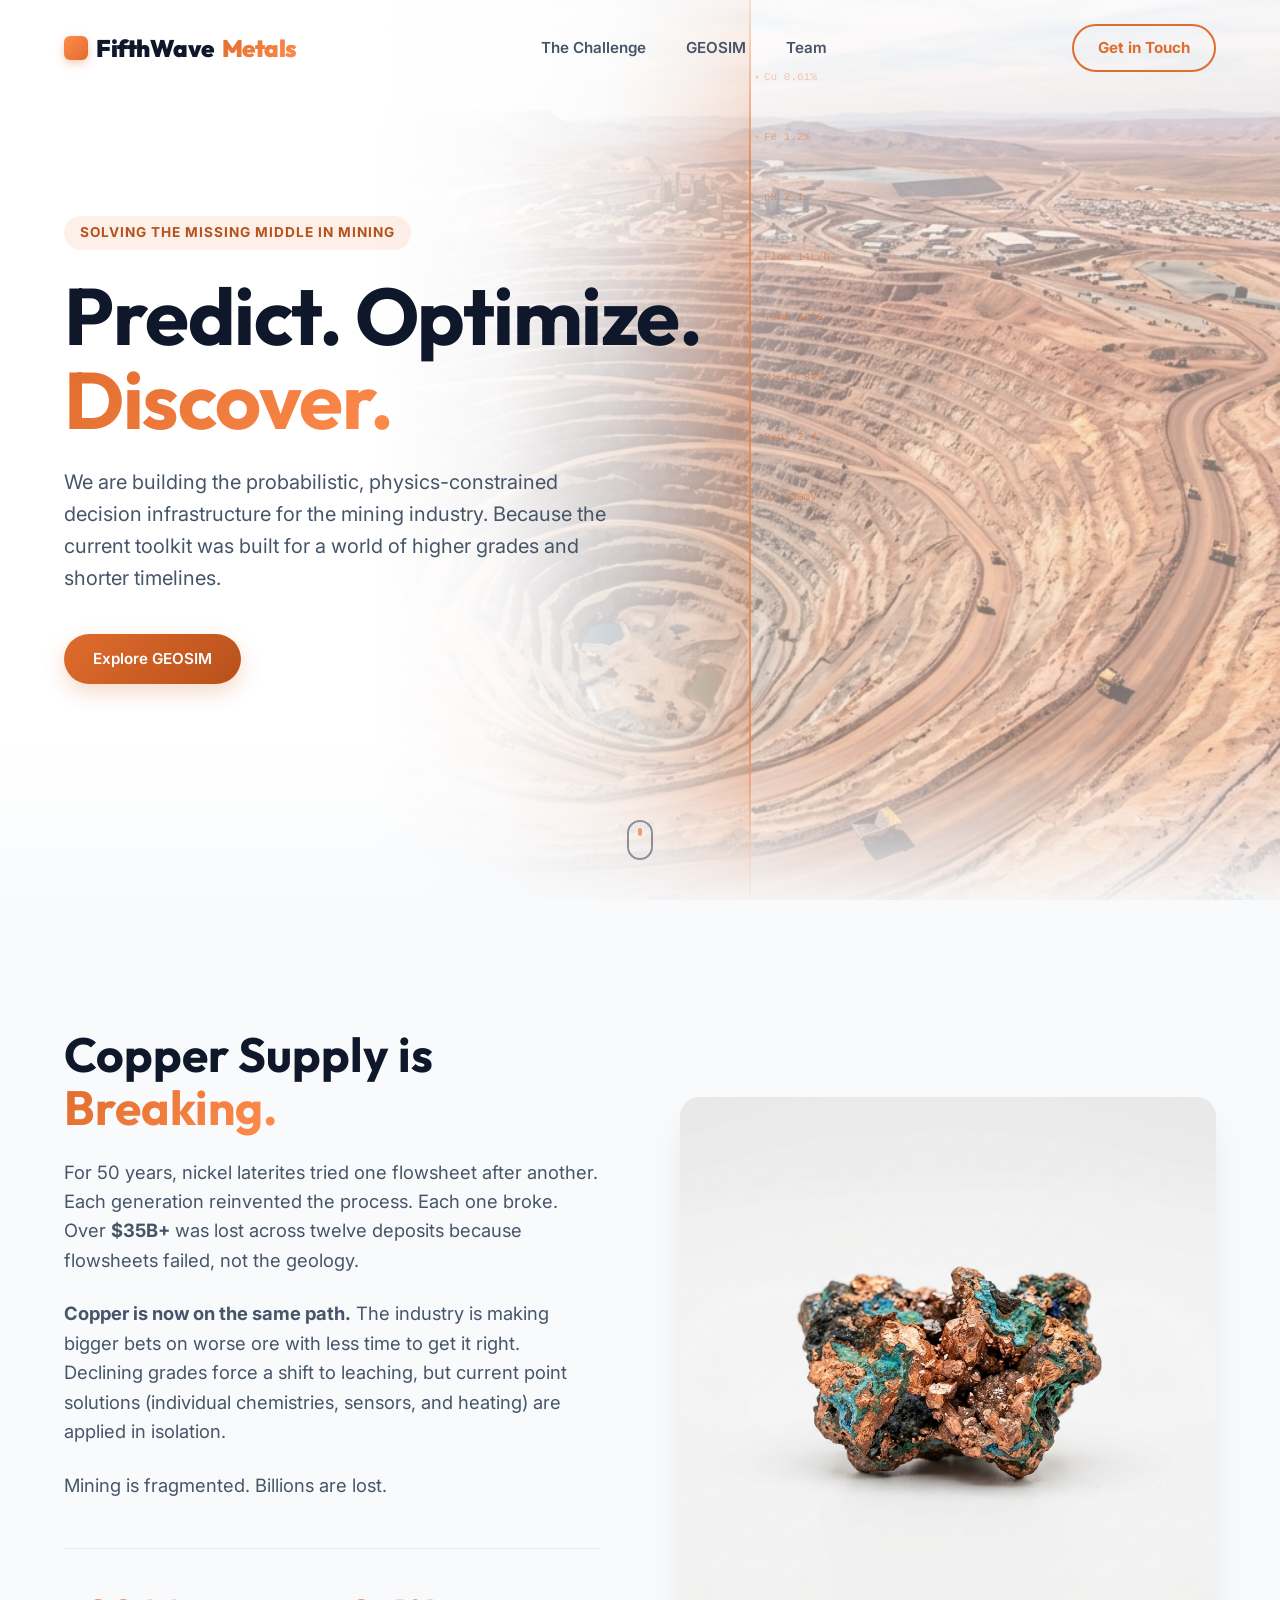
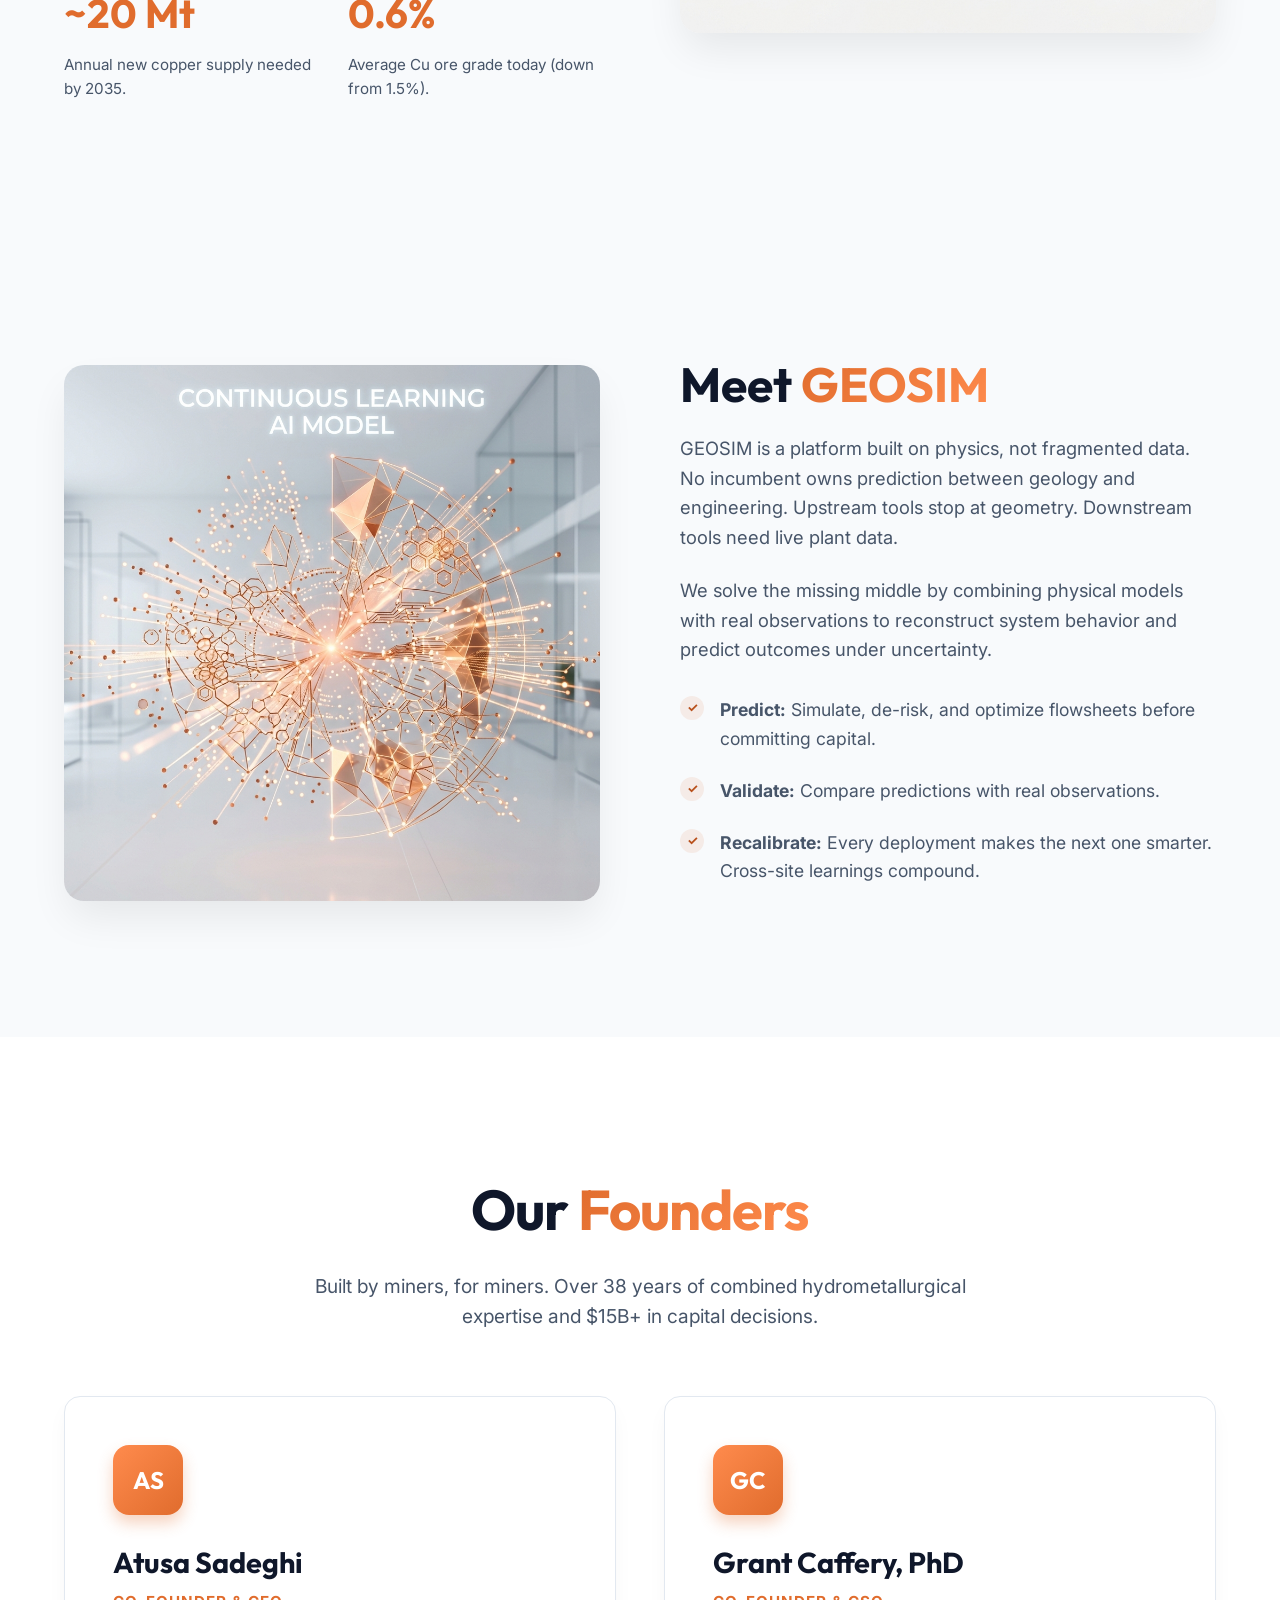
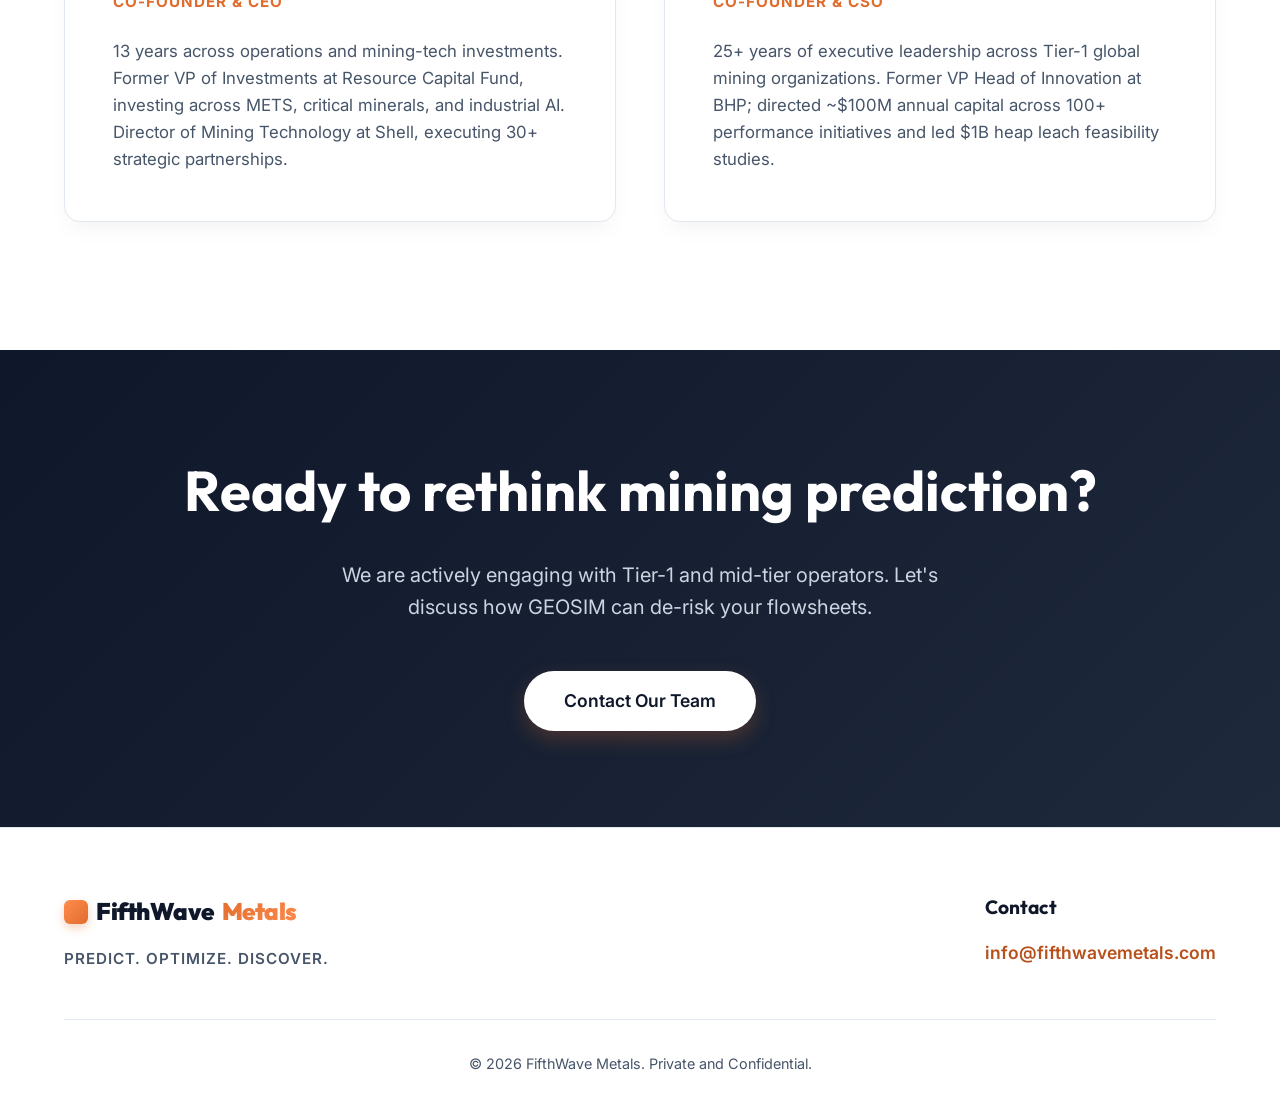
<file: index.html>
<!DOCTYPE html>
<html lang="en">
<head>
    <meta charset="UTF-8">
    <meta name="viewport" content="width=device-width, initial-scale=1.0">
    <title>FifthWave Metals | Predict. Optimize. Discover.</title>
    <meta name="description" content="FifthWave Metals provides a probabilistic, AI-physics-constrained, continuously learning infrastructure for the mining industry.">
    <link rel="preconnect" href="https://fonts.googleapis.com">
    <link rel="preconnect" href="https://fonts.gstatic.com" crossorigin>
    <link href="https://fonts.googleapis.com/css2?family=Inter:wght@300;400;500;600;800&family=Outfit:wght@300;400;700;900&display=swap" rel="stylesheet">
    <link rel="stylesheet" href="styles.css">
</head>
<body>
    <nav class="navbar">
        <div class="logo">
            <span class="logo-icon"></span>
            FifthWave <span class="highlight">Metals</span>
        </div>
        <ul class="nav-links">
            <li><a href="#problem">The Challenge</a></li>
            <li><a href="#solution">GEOSIM</a></li>
            <li><a href="#team">Team</a></li>
        </ul>
        <a href="#contact" class="cta-button nav-cta">Get in Touch</a>
    </nav>

    <header class="hero">
        <!-- Layer 1: Mine site photograph -->
        <div class="hero-photo"></div>
        <!-- Layer 2: Warm color tint to unify photo with palette -->
        <div class="hero-tint"></div>
        <!-- Layer 3: Animated tech/automation canvas overlay -->
        <canvas class="hero-canvas" id="heroCanvas"></canvas>
        <!-- Layer 4: Left fade for text readability -->
        <div class="hero-fade"></div>
        <!-- Content -->
        <div class="hero-content">
            <span class="hero-label fade-in-up">SOLVING THE MISSING MIDDLE IN MINING</span>
            <h1 class="fade-in-up delay-1">Predict. Optimize. <span class="highlight">Discover.</span></h1>
            <p class="fade-in-up delay-2">We are building the probabilistic, physics-constrained decision infrastructure for the mining industry. Because the current toolkit was built for a world of higher grades and shorter timelines.</p>
            <div class="hero-actions fade-in-up delay-2">
                <a href="#solution" class="cta-button primary">Explore GEOSIM</a>
            </div>
        </div>
        <div class="scroll-indicator">
            <div class="mouse"></div>
        </div>
    </header>

    <section id="problem" class="section">
        <div class="container split-section">
            <div class="text-content fade-in-left">
                <h2>Copper Supply is <span class="highlight">Breaking.</span></h2>
                <p>For 50 years, nickel laterites tried one flowsheet after another. Each generation reinvented the process. Each one broke. Over <strong>$35B+</strong> was lost across twelve deposits because flowsheets failed, not the geology.</p>
                <p><strong>Copper is now on the same path.</strong> The industry is making bigger bets on worse ore with less time to get it right. Declining grades force a shift to leaching, but current point solutions (individual chemistries, sensors, and heating) are applied in isolation.</p>
                <p>Mining is fragmented. Billions are lost.</p>
                
                <div class="stats">
                    <div class="stat-item">
                        <h4>~20 Mt</h4>
                        <p>Annual new copper supply needed by 2035.</p>
                    </div>
                    <div class="stat-item">
                        <h4>0.6%</h4>
                        <p>Average Cu ore grade today (down from 1.5%).</p>
                    </div>
                </div>
            </div>
            <div class="image-content fade-in-right">
                <img src="assets/copper_mining.png" alt="High quality macro shot of copper ore extraction">
            </div>
        </div>
    </section>

    <section id="solution" class="section bg-white">
        <div class="container split-section">
            <div class="image-content fade-in-left">
                <img src="assets/solution_network.png" alt="3D abstract visualization of GEOSIM continuous learning AI model">
            </div>
            <div class="text-content fade-in-right">
                <h2>Meet <span class="highlight">GEOSIM</span></h2>
                <p>GEOSIM is a platform built on physics, not fragmented data. No incumbent owns prediction between geology and engineering. Upstream tools stop at geometry. Downstream tools need live plant data.</p>
                <p>We solve the missing middle by combining physical models with real observations to reconstruct system behavior and predict outcomes under uncertainty.</p>
                
                <ul class="feature-list">
                    <li><strong>Predict:</strong> Simulate, de-risk, and optimize flowsheets before committing capital.</li>
                    <li><strong>Validate:</strong> Compare predictions with real observations.</li>
                    <li><strong>Recalibrate:</strong> Every deployment makes the next one smarter. Cross-site learnings compound.</li>
                </ul>
            </div>
        </div>
    </section>

    <section id="team" class="section team-section">
        <div class="container">
            <div class="section-header fade-in">
                <h2>Our <span class="highlight">Founders</span></h2>
                <p>Built by miners, for miners. Over 38 years of combined hydrometallurgical expertise and $15B+ in capital decisions.</p>
            </div>

            <div class="team-grid">
                <div class="team-member glass fade-in-up">
                    <div class="member-avatar">AS</div>
                    <h3>Atusa Sadeghi</h3>
                    <div class="member-title">Co-founder & CEO</div>
                    <p>13 years across operations and mining-tech investments. Former VP of Investments at Resource Capital Fund, investing across METS, critical minerals, and industrial AI. Director of Mining Technology at Shell, executing 30+ strategic partnerships.</p>
                </div>
                <div class="team-member glass fade-in-up delay-1">
                    <div class="member-avatar">GC</div>
                    <h3>Grant Caffery, PhD</h3>
                    <div class="member-title">Co-founder & CSO</div>
                    <p>25+ years of executive leadership across Tier-1 global mining organizations. Former VP Head of Innovation at BHP; directed ~$100M annual capital across 100+ performance initiatives and led $1B heap leach feasibility studies.</p>
                </div>
            </div>
        </div>
    </section>

    <section id="contact" class="cta-section">
        <div class="container">
            <h2 class="fade-in-up">Ready to rethink mining prediction?</h2>
            <p class="fade-in-up delay-1">We are actively engaging with Tier-1 and mid-tier operators. Let's discuss how GEOSIM can de-risk your flowsheets.</p>
            <div class="fade-in-up delay-2">
                <a href="mailto:info@fifthwavemetals.com" class="cta-button primary" style="font-size: 1.1rem; padding: 1rem 2.5rem; background: white; color: var(--text-primary);">Contact Our Team</a>
            </div>
        </div>
    </section>

    <footer class="footer">
        <div class="container footer-content">
            <div class="footer-brand">
                <div class="logo">
                    <span class="logo-icon"></span>
                    FifthWave <span class="highlight">Metals</span>
                </div>
                <p>PREDICT. OPTIMIZE. DISCOVER.</p>
            </div>
            <div class="footer-contact">
                <h4>Contact</h4>
                <a href="mailto:info@fifthwavemetals.com">info@fifthwavemetals.com</a>
            </div>
        </div>
        <div class="footer-bottom">
            <p>&copy; 2026 FifthWave Metals. Private and Confidential.</p>
        </div>
    </footer>

    <script src="script.js"></script>
</body>
</html>
</file>
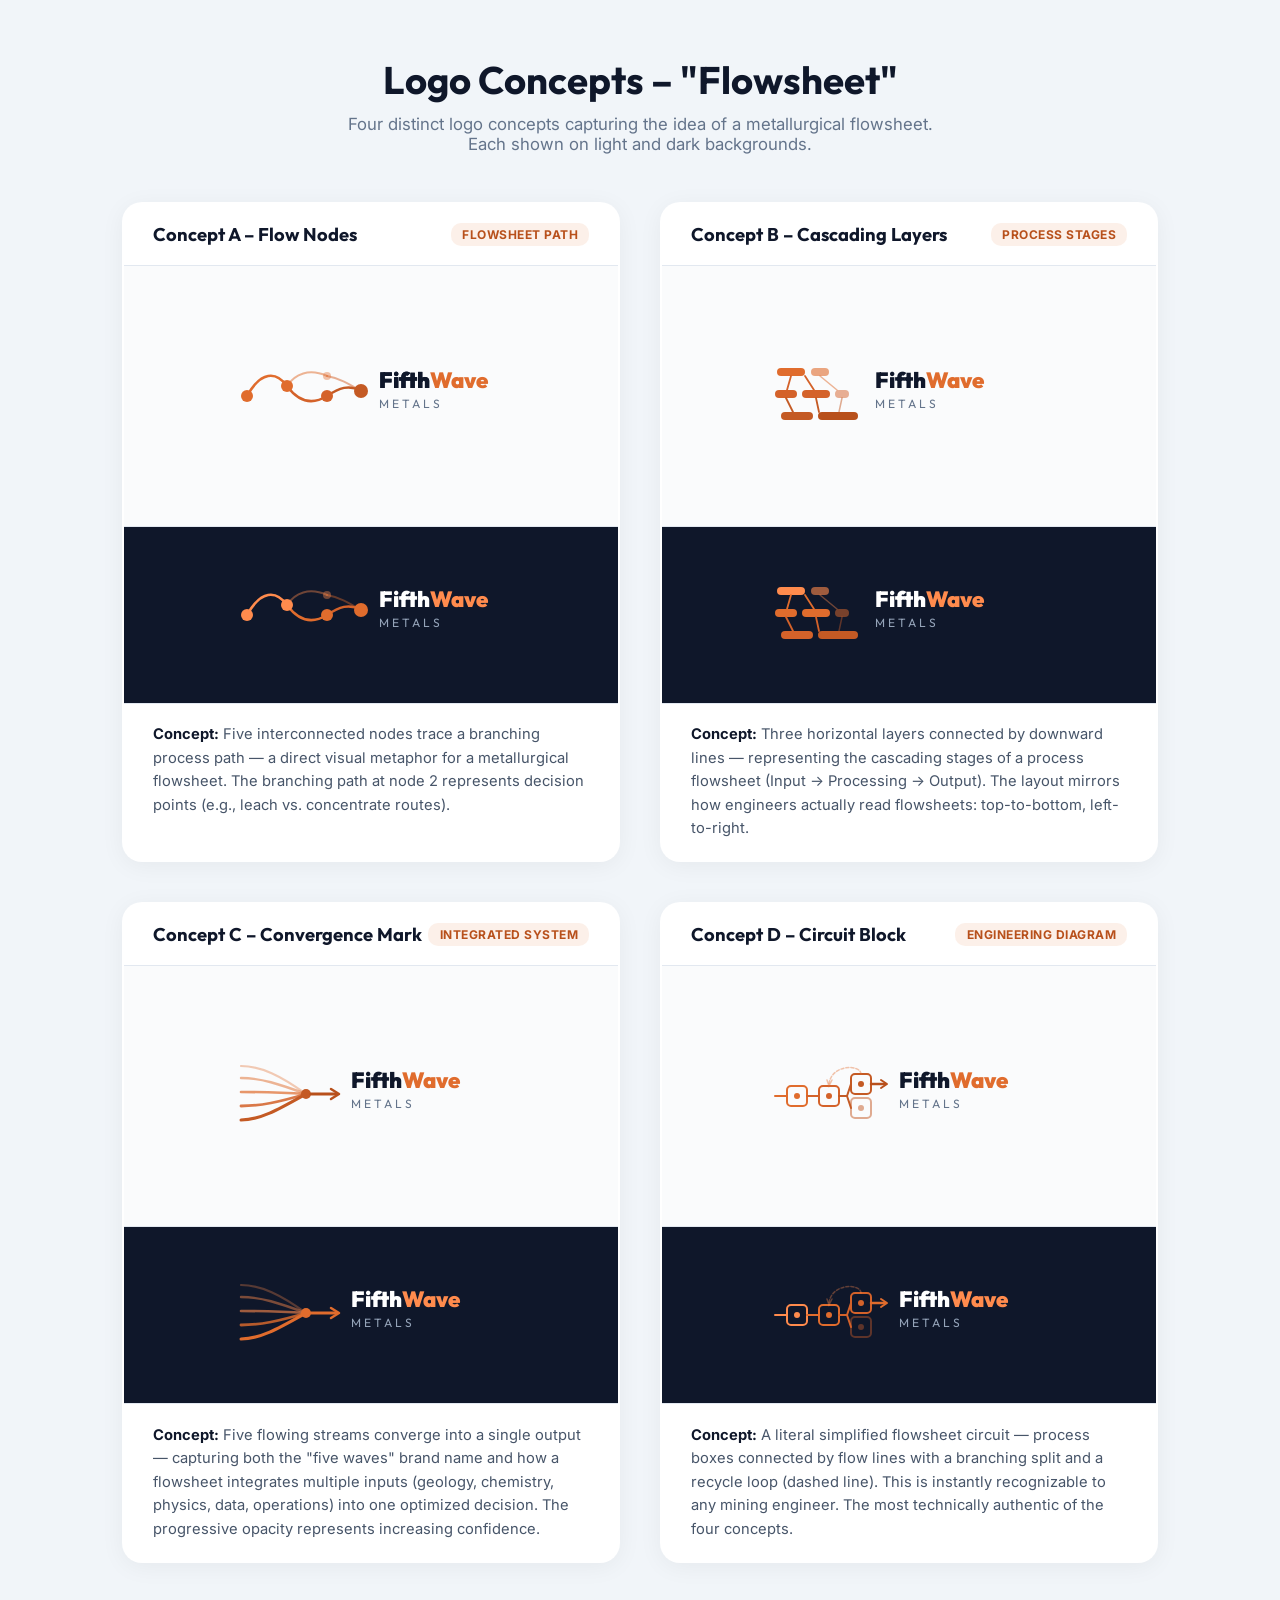
<file: logos.html>
<!DOCTYPE html>
<html lang="en">
<head>
    <meta charset="UTF-8">
    <meta name="viewport" content="width=device-width, initial-scale=1.0">
    <title>FifthWave Metals – Logo Concepts</title>
    <link href="https://fonts.googleapis.com/css2?family=Inter:wght@400;600;800&family=Outfit:wght@400;700;900&display=swap" rel="stylesheet">
    <style>
        * { margin:0; padding:0; box-sizing:border-box; }
        body { font-family:'Inter',sans-serif; background:#F1F5F9; color:#0F172A; }

        .page-header { text-align:center; padding:3.5rem 2rem 1rem; }
        .page-header h1 { font-family:'Outfit',sans-serif; font-size:2.4rem; margin-bottom:.6rem; }
        .page-header p { color:#64748B; font-size:1.05rem; max-width:620px; margin:0 auto; }

        .grid {
            display:grid; grid-template-columns:1fr 1fr;
            gap:2.5rem; max-width:1100px; margin:2rem auto; padding:0 2rem 4rem;
        }

        .card {
            background:#fff; border-radius:20px; overflow:hidden;
            box-shadow:0 4px 24px rgba(0,0,0,.05); border:2px solid transparent;
            transition:all .3s ease;
        }
        .card:hover { border-color:#E06C2D; box-shadow:0 8px 36px rgba(224,108,45,.12); transform:translateY(-4px); }

        .card-label {
            display:flex; justify-content:space-between; align-items:center;
            padding:1.2rem 1.8rem; border-bottom:1px solid #E2E8F0;
        }
        .card-label h3 { font-family:'Outfit',sans-serif; font-size:1.15rem; }
        .card-label span {
            font-size:.75rem; font-weight:700; letter-spacing:.5px; padding:.25rem .7rem;
            border-radius:10px; background:rgba(224,108,45,.1); color:#B8501B;
        }

        .logo-preview {
            display:flex; align-items:center; justify-content:center;
            padding:3rem 2rem; min-height:260px; background:#FAFBFC;
        }

        .logo-dark {
            display:flex; align-items:center; justify-content:center;
            padding:3rem 2rem; min-height:140px; background:#0F172A; border-top:1px solid #E2E8F0;
        }

        .card-desc {
            padding:1.2rem 1.8rem; border-top:1px solid #E2E8F0;
            color:#475569; font-size:.92rem; line-height:1.6;
        }
        .card-desc strong { color:#0F172A; }

        /* Logo text styling */
        .logo-text { font-family:'Outfit',sans-serif; font-weight:900; letter-spacing:-0.5px; }

        @media(max-width:800px) { .grid { grid-template-columns:1fr; } }
    </style>
</head>
<body>

<div class="page-header">
    <h1>Logo Concepts – "Flowsheet"</h1>
    <p>Four distinct logo concepts capturing the idea of a metallurgical flowsheet. Each shown on light and dark backgrounds.</p>
</div>

<div class="grid">

    <!-- ═══════════ CONCEPT A ═══════════ -->
    <div class="card">
        <div class="card-label">
            <h3>Concept A – Flow Nodes</h3>
            <span>FLOWSHEET PATH</span>
        </div>
        <div class="logo-preview">
            <svg width="280" height="80" viewBox="0 0 280 80" fill="none" xmlns="http://www.w3.org/2000/svg">
                <!-- Flowsheet: 5 nodes connected by flowing paths -->
                <path d="M16 40 C 30 15, 45 15, 56 30" stroke="#E06C2D" stroke-width="2.5" fill="none" stroke-linecap="round"/>
                <path d="M56 30 C 67 45, 80 50, 96 40" stroke="#D4622A" stroke-width="2.5" fill="none" stroke-linecap="round"/>
                <path d="M56 30 C 64 18, 78 12, 96 20" stroke="#E06C2D" stroke-width="2" fill="none" stroke-linecap="round" opacity="0.5"/>
                <path d="M96 40 C 108 32, 118 28, 130 35" stroke="#C45A24" stroke-width="2.5" fill="none" stroke-linecap="round"/>
                <path d="M96 20 C 108 22, 118 28, 130 35" stroke="#D4622A" stroke-width="2" fill="none" stroke-linecap="round" opacity="0.5"/>
                <!-- Nodes -->
                <circle cx="16" cy="40" r="6" fill="#E06C2D"/>
                <circle cx="56" cy="30" r="6" fill="#E06C2D"/>
                <circle cx="96" cy="40" r="6" fill="#D4622A"/>
                <circle cx="96" cy="20" r="4" fill="#E06C2D" opacity="0.4"/>
                <circle cx="130" cy="35" r="7" fill="#C45A24"/>
                <!-- Text -->
                <text x="148" y="32" font-family="Outfit,sans-serif" font-weight="900" font-size="22" fill="#0F172A">Fifth</text>
                <text x="148" y="32" font-family="Outfit,sans-serif" font-weight="900" font-size="22" fill="#0F172A">Fifth<tspan fill="#E06C2D">Wave</tspan></text>
                <text x="148" y="52" font-family="Outfit,sans-serif" font-weight="400" font-size="12" fill="#64748B" letter-spacing="3">METALS</text>
            </svg>
        </div>
        <div class="logo-dark">
            <svg width="280" height="80" viewBox="0 0 280 80" fill="none" xmlns="http://www.w3.org/2000/svg">
                <path d="M16 40 C 30 15, 45 15, 56 30" stroke="#FF8B4D" stroke-width="2.5" fill="none" stroke-linecap="round"/>
                <path d="M56 30 C 67 45, 80 50, 96 40" stroke="#E06C2D" stroke-width="2.5" fill="none" stroke-linecap="round"/>
                <path d="M56 30 C 64 18, 78 12, 96 20" stroke="#FF8B4D" stroke-width="2" fill="none" stroke-linecap="round" opacity="0.4"/>
                <path d="M96 40 C 108 32, 118 28, 130 35" stroke="#D4622A" stroke-width="2.5" fill="none" stroke-linecap="round"/>
                <path d="M96 20 C 108 22, 118 28, 130 35" stroke="#E06C2D" stroke-width="2" fill="none" stroke-linecap="round" opacity="0.4"/>
                <circle cx="16" cy="40" r="6" fill="#FF8B4D"/>
                <circle cx="56" cy="30" r="6" fill="#FF8B4D"/>
                <circle cx="96" cy="40" r="6" fill="#E06C2D"/>
                <circle cx="96" cy="20" r="4" fill="#FF8B4D" opacity="0.4"/>
                <circle cx="130" cy="35" r="7" fill="#E06C2D"/>
                <text x="148" y="32" font-family="Outfit,sans-serif" font-weight="900" font-size="22" fill="#FFFFFF">Fifth<tspan fill="#FF8B4D">Wave</tspan></text>
                <text x="148" y="52" font-family="Outfit,sans-serif" font-weight="400" font-size="12" fill="#94A3B8" letter-spacing="3">METALS</text>
            </svg>
        </div>
        <div class="card-desc">
            <strong>Concept:</strong> Five interconnected nodes trace a branching process path — a direct visual metaphor for a metallurgical flowsheet. The branching path at node 2 represents decision points (e.g., leach vs. concentrate routes).
        </div>
    </div>

    <!-- ═══════════ CONCEPT B ═══════════ -->
    <div class="card">
        <div class="card-label">
            <h3>Concept B – Cascading Layers</h3>
            <span>PROCESS STAGES</span>
        </div>
        <div class="logo-preview">
            <svg width="280" height="80" viewBox="0 0 280 80" fill="none" xmlns="http://www.w3.org/2000/svg">
                <!-- 3 horizontal layers with downward connecting lines = flowsheet stages -->
                <!-- Layer 1 - Input -->
                <rect x="8" y="12" width="28" height="8" rx="4" fill="#E06C2D"/>
                <rect x="42" y="12" width="18" height="8" rx="4" fill="#E06C2D" opacity="0.6"/>
                <!-- Connectors down -->
                <line x1="22" y1="20" x2="18" y2="34" stroke="#D4622A" stroke-width="1.8" stroke-linecap="round"/>
                <line x1="36" y1="20" x2="45" y2="34" stroke="#D4622A" stroke-width="1.8" stroke-linecap="round"/>
                <line x1="51" y1="20" x2="68" y2="34" stroke="#E06C2D" stroke-width="1.5" stroke-linecap="round" opacity="0.5"/>
                <!-- Layer 2 - Process -->
                <rect x="6" y="34" width="22" height="8" rx="4" fill="#D4622A"/>
                <rect x="33" y="34" width="28" height="8" rx="4" fill="#D4622A"/>
                <rect x="66" y="34" width="14" height="8" rx="4" fill="#D4622A" opacity="0.5"/>
                <!-- Connectors down -->
                <line x1="17" y1="42" x2="24" y2="56" stroke="#C45A24" stroke-width="1.8" stroke-linecap="round"/>
                <line x1="47" y1="42" x2="50" y2="56" stroke="#C45A24" stroke-width="1.8" stroke-linecap="round"/>
                <line x1="73" y1="42" x2="70" y2="56" stroke="#C45A24" stroke-width="1.5" stroke-linecap="round" opacity="0.5"/>
                <!-- Layer 3 - Output -->
                <rect x="12" y="56" width="32" height="8" rx="4" fill="#C45A24"/>
                <rect x="49" y="56" width="40" height="8" rx="4" fill="#B8501B"/>
                <!-- Text -->
                <text x="106" y="32" font-family="Outfit,sans-serif" font-weight="900" font-size="22" fill="#0F172A">Fifth<tspan fill="#E06C2D">Wave</tspan></text>
                <text x="106" y="52" font-family="Outfit,sans-serif" font-weight="400" font-size="12" fill="#64748B" letter-spacing="3">METALS</text>
            </svg>
        </div>
        <div class="logo-dark">
            <svg width="280" height="80" viewBox="0 0 280 80" fill="none" xmlns="http://www.w3.org/2000/svg">
                <rect x="8" y="12" width="28" height="8" rx="4" fill="#FF8B4D"/>
                <rect x="42" y="12" width="18" height="8" rx="4" fill="#FF8B4D" opacity="0.6"/>
                <line x1="22" y1="20" x2="18" y2="34" stroke="#E06C2D" stroke-width="1.8" stroke-linecap="round"/>
                <line x1="36" y1="20" x2="45" y2="34" stroke="#E06C2D" stroke-width="1.8" stroke-linecap="round"/>
                <line x1="51" y1="20" x2="68" y2="34" stroke="#FF8B4D" stroke-width="1.5" stroke-linecap="round" opacity="0.4"/>
                <rect x="6" y="34" width="22" height="8" rx="4" fill="#E06C2D"/>
                <rect x="33" y="34" width="28" height="8" rx="4" fill="#E06C2D"/>
                <rect x="66" y="34" width="14" height="8" rx="4" fill="#E06C2D" opacity="0.5"/>
                <line x1="17" y1="42" x2="24" y2="56" stroke="#D4622A" stroke-width="1.8" stroke-linecap="round"/>
                <line x1="47" y1="42" x2="50" y2="56" stroke="#D4622A" stroke-width="1.8" stroke-linecap="round"/>
                <line x1="73" y1="42" x2="70" y2="56" stroke="#D4622A" stroke-width="1.5" stroke-linecap="round" opacity="0.4"/>
                <rect x="12" y="56" width="32" height="8" rx="4" fill="#D4622A"/>
                <rect x="49" y="56" width="40" height="8" rx="4" fill="#C45A24"/>
                <text x="106" y="32" font-family="Outfit,sans-serif" font-weight="900" font-size="22" fill="#FFFFFF">Fifth<tspan fill="#FF8B4D">Wave</tspan></text>
                <text x="106" y="52" font-family="Outfit,sans-serif" font-weight="400" font-size="12" fill="#94A3B8" letter-spacing="3">METALS</text>
            </svg>
        </div>
        <div class="card-desc">
            <strong>Concept:</strong> Three horizontal layers connected by downward lines — representing the cascading stages of a process flowsheet (Input → Processing → Output). The layout mirrors how engineers actually read flowsheets: top-to-bottom, left-to-right.
        </div>
    </div>

    <!-- ═══════════ CONCEPT C ═══════════ -->
    <div class="card">
        <div class="card-label">
            <h3>Concept C – Convergence Mark</h3>
            <span>INTEGRATED SYSTEM</span>
        </div>
        <div class="logo-preview">
            <svg width="280" height="80" viewBox="0 0 280 80" fill="none" xmlns="http://www.w3.org/2000/svg">
                <!-- Five flowing lines converging from left into a single point on the right = "fifth wave" + flowsheet convergence -->
                <path d="M10 10 C 30 10, 50 20, 75 38" stroke="#E06C2D" stroke-width="2.2" fill="none" stroke-linecap="round" opacity="0.35"/>
                <path d="M10 22 C 30 22, 48 28, 75 38" stroke="#E06C2D" stroke-width="2.4" fill="none" stroke-linecap="round" opacity="0.5"/>
                <path d="M10 36 C 28 36, 46 36, 75 38" stroke="#E06C2D" stroke-width="2.6" fill="none" stroke-linecap="round" opacity="0.7"/>
                <path d="M10 50 C 30 50, 48 46, 75 38" stroke="#D4622A" stroke-width="2.8" fill="none" stroke-linecap="round" opacity="0.85"/>
                <path d="M10 64 C 30 64, 50 52, 75 38" stroke="#C45A24" stroke-width="3" fill="none" stroke-linecap="round"/>
                <!-- Convergence point -->
                <circle cx="75" cy="38" r="5" fill="#C45A24"/>
                <!-- Output arrow -->
                <path d="M80 38 L 105 38" stroke="#B8501B" stroke-width="3" fill="none" stroke-linecap="round"/>
                <path d="M100 33 L 108 38 L 100 43" stroke="#B8501B" stroke-width="2.5" fill="none" stroke-linecap="round" stroke-linejoin="round"/>
                <!-- Text -->
                <text x="120" y="32" font-family="Outfit,sans-serif" font-weight="900" font-size="22" fill="#0F172A">Fifth<tspan fill="#E06C2D">Wave</tspan></text>
                <text x="120" y="52" font-family="Outfit,sans-serif" font-weight="400" font-size="12" fill="#64748B" letter-spacing="3">METALS</text>
            </svg>
        </div>
        <div class="logo-dark">
            <svg width="280" height="80" viewBox="0 0 280 80" fill="none" xmlns="http://www.w3.org/2000/svg">
                <path d="M10 10 C 30 10, 50 20, 75 38" stroke="#FF8B4D" stroke-width="2.2" fill="none" stroke-linecap="round" opacity="0.3"/>
                <path d="M10 22 C 30 22, 48 28, 75 38" stroke="#FF8B4D" stroke-width="2.4" fill="none" stroke-linecap="round" opacity="0.45"/>
                <path d="M10 36 C 28 36, 46 36, 75 38" stroke="#FF8B4D" stroke-width="2.6" fill="none" stroke-linecap="round" opacity="0.6"/>
                <path d="M10 50 C 30 50, 48 46, 75 38" stroke="#E06C2D" stroke-width="2.8" fill="none" stroke-linecap="round" opacity="0.8"/>
                <path d="M10 64 C 30 64, 50 52, 75 38" stroke="#E06C2D" stroke-width="3" fill="none" stroke-linecap="round"/>
                <circle cx="75" cy="38" r="5" fill="#E06C2D"/>
                <path d="M80 38 L 105 38" stroke="#E06C2D" stroke-width="3" fill="none" stroke-linecap="round"/>
                <path d="M100 33 L 108 38 L 100 43" stroke="#E06C2D" stroke-width="2.5" fill="none" stroke-linecap="round" stroke-linejoin="round"/>
                <text x="120" y="32" font-family="Outfit,sans-serif" font-weight="900" font-size="22" fill="#FFFFFF">Fifth<tspan fill="#FF8B4D">Wave</tspan></text>
                <text x="120" y="52" font-family="Outfit,sans-serif" font-weight="400" font-size="12" fill="#94A3B8" letter-spacing="3">METALS</text>
            </svg>
        </div>
        <div class="card-desc">
            <strong>Concept:</strong> Five flowing streams converge into a single output — capturing both the "five waves" brand name and how a flowsheet integrates multiple inputs (geology, chemistry, physics, data, operations) into one optimized decision. The progressive opacity represents increasing confidence.
        </div>
    </div>

    <!-- ═══════════ CONCEPT D ═══════════ -->
    <div class="card">
        <div class="card-label">
            <h3>Concept D – Circuit Block</h3>
            <span>ENGINEERING DIAGRAM</span>
        </div>
        <div class="logo-preview">
            <svg width="280" height="80" viewBox="0 0 280 80" fill="none" xmlns="http://www.w3.org/2000/svg">
                <!-- Simplified flowsheet: boxes connected by lines with a recycle loop -->
                <!-- Input line -->
                <line x1="6" y1="40" x2="18" y2="40" stroke="#E06C2D" stroke-width="2" stroke-linecap="round"/>
                <!-- Box 1 -->
                <rect x="18" y="30" width="20" height="20" rx="4" fill="none" stroke="#E06C2D" stroke-width="2"/>
                <circle cx="28" cy="40" r="3" fill="#E06C2D"/>
                <!-- Connector -->
                <line x1="38" y1="40" x2="50" y2="40" stroke="#D4622A" stroke-width="2" stroke-linecap="round"/>
                <!-- Box 2 -->
                <rect x="50" y="30" width="20" height="20" rx="4" fill="none" stroke="#D4622A" stroke-width="2"/>
                <circle cx="60" cy="40" r="3" fill="#D4622A"/>
                <!-- Split -->
                <line x1="70" y1="40" x2="78" y2="40" stroke="#C45A24" stroke-width="2" stroke-linecap="round"/>
                <line x1="78" y1="40" x2="82" y2="28" stroke="#C45A24" stroke-width="2" stroke-linecap="round"/>
                <line x1="78" y1="40" x2="82" y2="52" stroke="#C45A24" stroke-width="2" stroke-linecap="round"/>
                <!-- Box 3a (top branch) -->
                <rect x="82" y="18" width="20" height="20" rx="4" fill="none" stroke="#C45A24" stroke-width="2"/>
                <circle cx="92" cy="28" r="3" fill="#C45A24"/>
                <!-- Box 3b (bottom branch) -->
                <rect x="82" y="42" width="20" height="20" rx="4" fill="none" stroke="#C45A24" stroke-width="2" opacity="0.5"/>
                <circle cx="92" cy="52" r="3" fill="#C45A24" opacity="0.5"/>
                <!-- Recycle loop from 3a back to 2 -->
                <path d="M92 18 C 92 8, 60 8, 60 30" stroke="#E06C2D" stroke-width="1.5" fill="none" stroke-dasharray="3 2" stroke-linecap="round" opacity="0.4"/>
                <path d="M58 24 L 60 30 L 63 24" stroke="#E06C2D" stroke-width="1.5" fill="none" stroke-linecap="round" opacity="0.4"/>
                <!-- Output -->
                <line x1="102" y1="28" x2="116" y2="28" stroke="#B8501B" stroke-width="2.5" stroke-linecap="round"/>
                <path d="M112 24 L 118 28 L 112 32" stroke="#B8501B" stroke-width="2" fill="none" stroke-linecap="round" stroke-linejoin="round"/>
                <!-- Text -->
                <text x="130" y="32" font-family="Outfit,sans-serif" font-weight="900" font-size="22" fill="#0F172A">Fifth<tspan fill="#E06C2D">Wave</tspan></text>
                <text x="130" y="52" font-family="Outfit,sans-serif" font-weight="400" font-size="12" fill="#64748B" letter-spacing="3">METALS</text>
            </svg>
        </div>
        <div class="logo-dark">
            <svg width="280" height="80" viewBox="0 0 280 80" fill="none" xmlns="http://www.w3.org/2000/svg">
                <line x1="6" y1="40" x2="18" y2="40" stroke="#FF8B4D" stroke-width="2" stroke-linecap="round"/>
                <rect x="18" y="30" width="20" height="20" rx="4" fill="none" stroke="#FF8B4D" stroke-width="2"/>
                <circle cx="28" cy="40" r="3" fill="#FF8B4D"/>
                <line x1="38" y1="40" x2="50" y2="40" stroke="#E06C2D" stroke-width="2" stroke-linecap="round"/>
                <rect x="50" y="30" width="20" height="20" rx="4" fill="none" stroke="#E06C2D" stroke-width="2"/>
                <circle cx="60" cy="40" r="3" fill="#E06C2D"/>
                <line x1="70" y1="40" x2="78" y2="40" stroke="#D4622A" stroke-width="2" stroke-linecap="round"/>
                <line x1="78" y1="40" x2="82" y2="28" stroke="#D4622A" stroke-width="2" stroke-linecap="round"/>
                <line x1="78" y1="40" x2="82" y2="52" stroke="#D4622A" stroke-width="2" stroke-linecap="round"/>
                <rect x="82" y="18" width="20" height="20" rx="4" fill="none" stroke="#D4622A" stroke-width="2"/>
                <circle cx="92" cy="28" r="3" fill="#D4622A"/>
                <rect x="82" y="42" width="20" height="20" rx="4" fill="none" stroke="#D4622A" stroke-width="2" opacity="0.4"/>
                <circle cx="92" cy="52" r="3" fill="#D4622A" opacity="0.4"/>
                <path d="M92 18 C 92 8, 60 8, 60 30" stroke="#FF8B4D" stroke-width="1.5" fill="none" stroke-dasharray="3 2" stroke-linecap="round" opacity="0.35"/>
                <path d="M58 24 L 60 30 L 63 24" stroke="#FF8B4D" stroke-width="1.5" fill="none" stroke-linecap="round" opacity="0.35"/>
                <line x1="102" y1="28" x2="116" y2="28" stroke="#E06C2D" stroke-width="2.5" stroke-linecap="round"/>
                <path d="M112 24 L 118 28 L 112 32" stroke="#E06C2D" stroke-width="2" fill="none" stroke-linecap="round" stroke-linejoin="round"/>
                <text x="130" y="32" font-family="Outfit,sans-serif" font-weight="900" font-size="22" fill="#FFFFFF">Fifth<tspan fill="#FF8B4D">Wave</tspan></text>
                <text x="130" y="52" font-family="Outfit,sans-serif" font-weight="400" font-size="12" fill="#94A3B8" letter-spacing="3">METALS</text>
            </svg>
        </div>
        <div class="card-desc">
            <strong>Concept:</strong> A literal simplified flowsheet circuit — process boxes connected by flow lines with a branching split and a recycle loop (dashed line). This is instantly recognizable to any mining engineer. The most technically authentic of the four concepts.
        </div>
    </div>

</div>

</body>
</html>
</file>
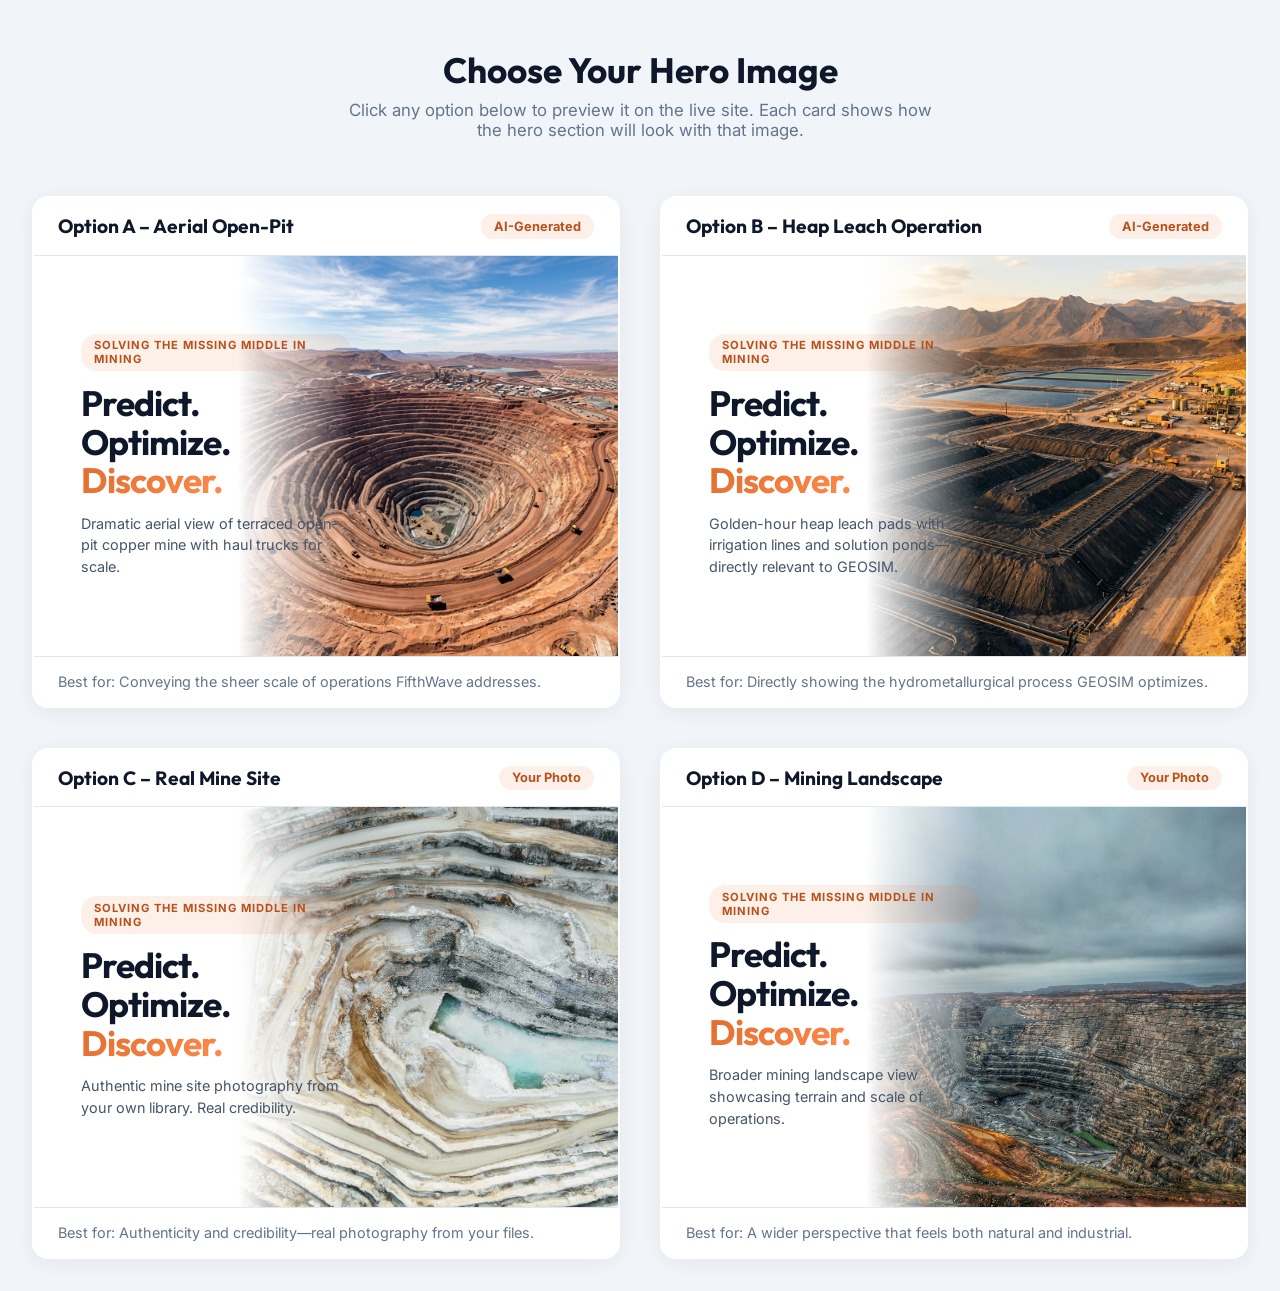
<file: preview.html>
<!DOCTYPE html>
<html lang="en">
<head>
    <meta charset="UTF-8">
    <meta name="viewport" content="width=device-width, initial-scale=1.0">
    <title>FifthWave Metals – Hero Image Options</title>
    <link rel="preconnect" href="https://fonts.googleapis.com">
    <link rel="preconnect" href="https://fonts.gstatic.com" crossorigin>
    <link href="https://fonts.googleapis.com/css2?family=Inter:wght@400;600;800&family=Outfit:wght@700;900&display=swap" rel="stylesheet">
    <style>
        * { margin:0; padding:0; box-sizing:border-box; }
        body { font-family:'Inter',sans-serif; background:#F1F5F9; color:#0F172A; }

        .page-header {
            text-align:center; padding:3rem 2rem 1.5rem;
        }
        .page-header h1 { font-family:'Outfit',sans-serif; font-size:2.2rem; margin-bottom:.5rem; }
        .page-header p { color:#64748B; font-size:1.05rem; max-width:600px; margin:0 auto; }

        .options-grid {
            display:grid; grid-template-columns:1fr 1fr; gap:2.5rem;
            max-width:1400px; margin:0 auto; padding:2rem;
        }

        .option-card {
            background:#fff; border-radius:16px; overflow:hidden;
            box-shadow:0 4px 20px rgba(0,0,0,.06); border:2px solid transparent;
            transition: all .3s ease; cursor:pointer;
        }
        .option-card:hover { border-color:#E06C2D; box-shadow:0 8px 30px rgba(224,108,45,.15); }

        .option-label {
            display:flex; justify-content:space-between; align-items:center;
            padding:1rem 1.5rem; border-bottom:1px solid #E2E8F0;
        }
        .option-label h3 { font-family:'Outfit',sans-serif; font-size:1.2rem; }
        .option-label span {
            background:rgba(224,108,45,.1); color:#B8501B; padding:.3rem .8rem;
            border-radius:12px; font-size:.8rem; font-weight:700;
        }

        /* Each option simulates the hero section with the different background */
        .hero-preview {
            position:relative; height:400px; display:flex; align-items:center;
            padding:0 8%; overflow:hidden;
        }
        .hero-preview .bg {
            position:absolute; top:0; right:0; width:65%; height:100%;
            background-size:cover; background-position:center;
            mask-image:linear-gradient(to right, transparent, black 30%);
            -webkit-mask-image:linear-gradient(to right, transparent, black 30%);
        }
        .hero-preview .content {
            position:relative; z-index:1; max-width:55%;
        }
        .hero-preview .tag {
            display:inline-block; padding:.3rem .8rem; background:rgba(224,108,45,.1);
            color:#B8501B; border-radius:16px; font-size:.7rem; font-weight:700;
            letter-spacing:1px; margin-bottom:.8rem;
        }
        .hero-preview h2 {
            font-family:'Outfit',sans-serif; font-size:2.2rem; line-height:1.1;
            margin-bottom:.8rem; letter-spacing:-1px;
        }
        .hero-preview h2 .hl {
            background:linear-gradient(135deg,#E06C2D,#FF8B4D);
            -webkit-background-clip:text; -webkit-text-fill-color:transparent;
        }
        .hero-preview p { color:#475569; font-size:.9rem; line-height:1.5; }

        .option-desc {
            padding:1rem 1.5rem; border-top:1px solid #E2E8F0;
            color:#64748B; font-size:.9rem;
        }

        @media(max-width:900px) {
            .options-grid { grid-template-columns:1fr; }
        }
    </style>
</head>
<body>

<div class="page-header">
    <h1>Choose Your Hero Image</h1>
    <p>Click any option below to preview it on the live site. Each card shows how the hero section will look with that image.</p>
</div>

<div class="options-grid">

    <!-- Option A -->
    <div class="option-card" onclick="applyChoice('mine_option_a.png')">
        <div class="option-label">
            <h3>Option A – Aerial Open-Pit</h3>
            <span>AI-Generated</span>
        </div>
        <div class="hero-preview">
            <div class="bg" style="background-image:url('assets/mine_option_a.png')"></div>
            <div class="content">
                <span class="tag">SOLVING THE MISSING MIDDLE IN MINING</span>
                <h2>Predict. Optimize. <span class="hl">Discover.</span></h2>
                <p>Dramatic aerial view of terraced open-pit copper mine with haul trucks for scale.</p>
            </div>
        </div>
        <div class="option-desc">Best for: Conveying the sheer scale of operations FifthWave addresses.</div>
    </div>

    <!-- Option B -->
    <div class="option-card" onclick="applyChoice('mine_option_b.png')">
        <div class="option-label">
            <h3>Option B – Heap Leach Operation</h3>
            <span>AI-Generated</span>
        </div>
        <div class="hero-preview">
            <div class="bg" style="background-image:url('assets/mine_option_b.png')"></div>
            <div class="content">
                <span class="tag">SOLVING THE MISSING MIDDLE IN MINING</span>
                <h2>Predict. Optimize. <span class="hl">Discover.</span></h2>
                <p>Golden-hour heap leach pads with irrigation lines and solution ponds—directly relevant to GEOSIM.</p>
            </div>
        </div>
        <div class="option-desc">Best for: Directly showing the hydrometallurgical process GEOSIM optimizes.</div>
    </div>

    <!-- Option C -->
    <div class="option-card" onclick="applyChoice('mine_option_c.jpg')">
        <div class="option-label">
            <h3>Option C – Real Mine Site</h3>
            <span>Your Photo</span>
        </div>
        <div class="hero-preview">
            <div class="bg" style="background-image:url('assets/mine_option_c.jpg')"></div>
            <div class="content">
                <span class="tag">SOLVING THE MISSING MIDDLE IN MINING</span>
                <h2>Predict. Optimize. <span class="hl">Discover.</span></h2>
                <p>Authentic mine site photography from your own library. Real credibility.</p>
            </div>
        </div>
        <div class="option-desc">Best for: Authenticity and credibility—real photography from your files.</div>
    </div>

    <!-- Option D -->
    <div class="option-card" onclick="applyChoice('mine_option_d.jpg')">
        <div class="option-label">
            <h3>Option D – Mining Landscape</h3>
            <span>Your Photo</span>
        </div>
        <div class="hero-preview">
            <div class="bg" style="background-image:url('assets/mine_option_d.jpg')"></div>
            <div class="content">
                <span class="tag">SOLVING THE MISSING MIDDLE IN MINING</span>
                <h2>Predict. Optimize. <span class="hl">Discover.</span></h2>
                <p>Broader mining landscape view showcasing terrain and scale of operations.</p>
            </div>
        </div>
        <div class="option-desc">Best for: A wider perspective that feels both natural and industrial.</div>
    </div>

</div>

<div id="toast" style="position:fixed;bottom:2rem;left:50%;transform:translateX(-50%);background:#0F172A;color:white;padding:1rem 2rem;border-radius:12px;font-weight:600;display:none;z-index:999;box-shadow:0 10px 30px rgba(0,0,0,.2);">
    ✓ Applied! Open <a href="index.html" style="color:#FF8B4D;text-decoration:underline">index.html</a> to see the result.
</div>

<script>
function applyChoice(filename) {
    // We can't modify CSS from a static page, so we store the choice and show instructions.
    // The actual swap is done via a simple localStorage approach.
    localStorage.setItem('fwm_hero_choice', filename);
    const toast = document.getElementById('toast');
    toast.style.display = 'block';
    setTimeout(() => toast.style.display = 'none', 5000);
}
</script>
</body>
</html>
</file>
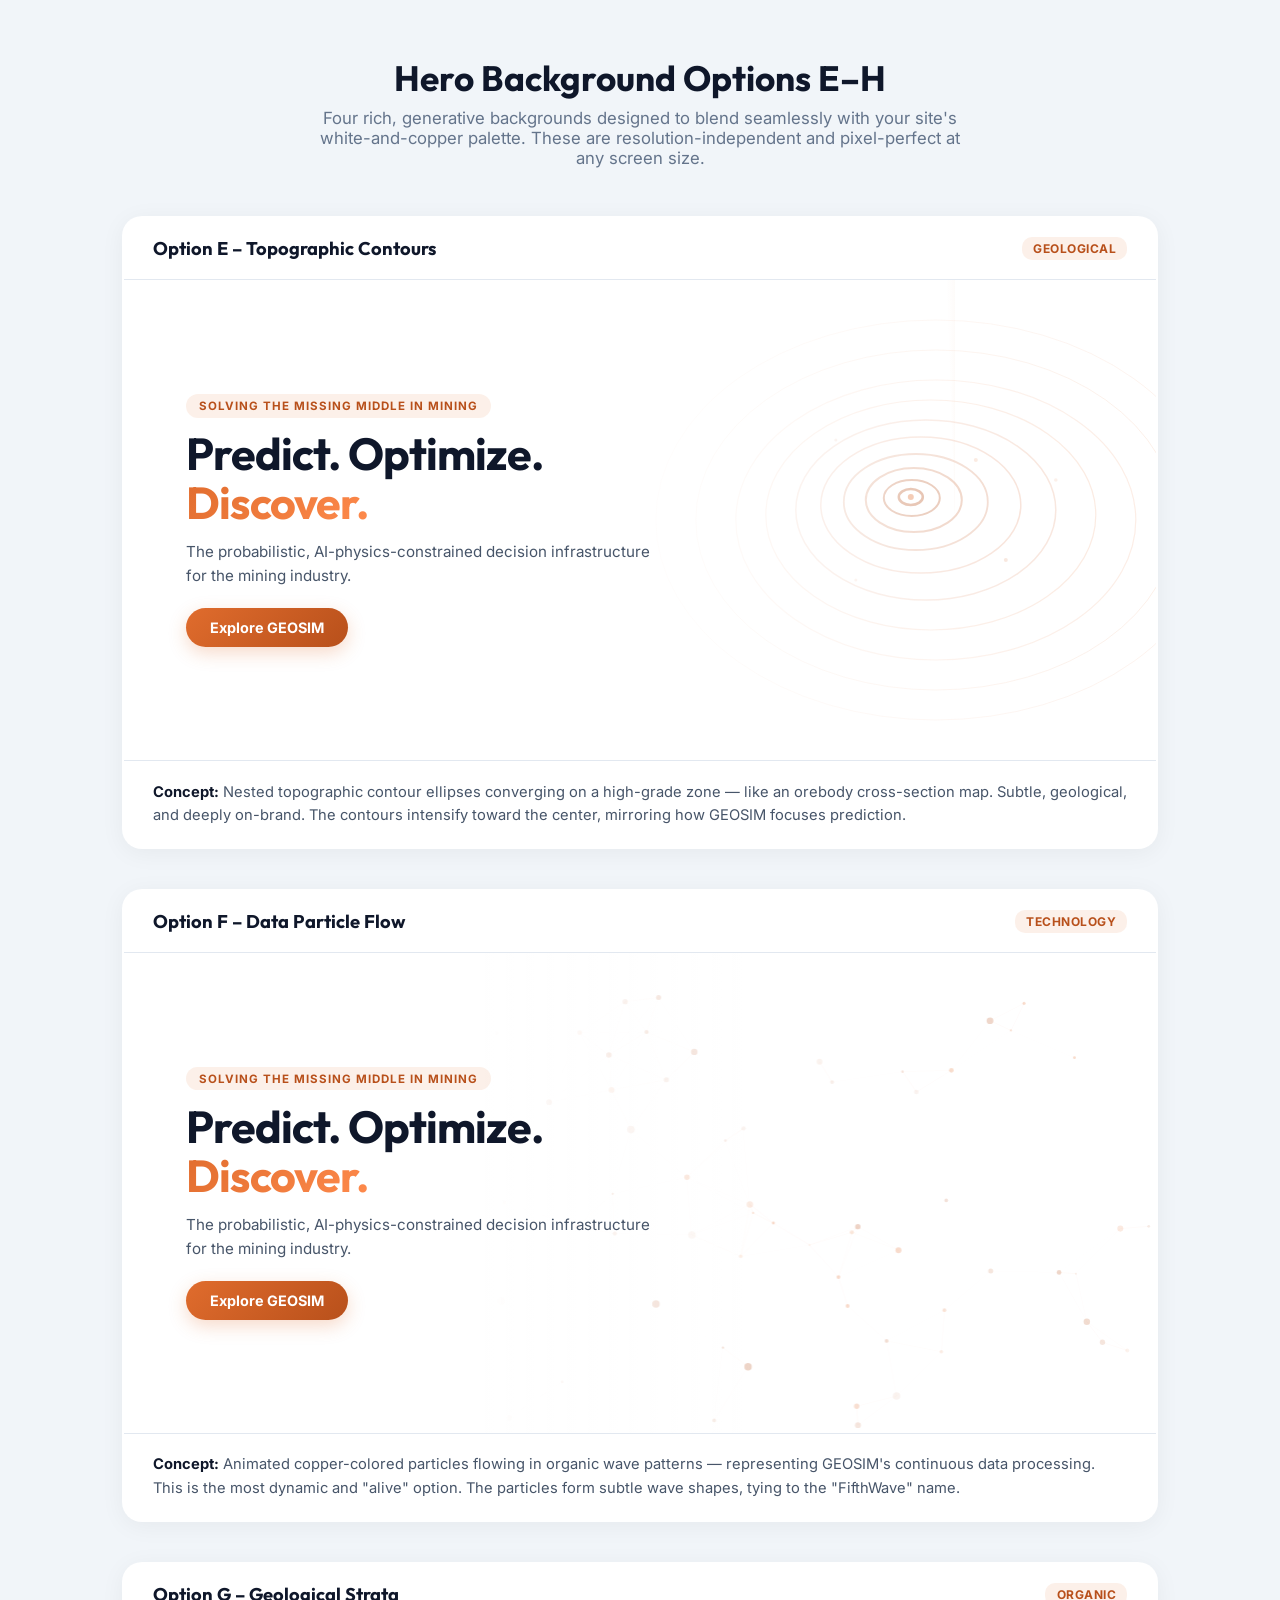
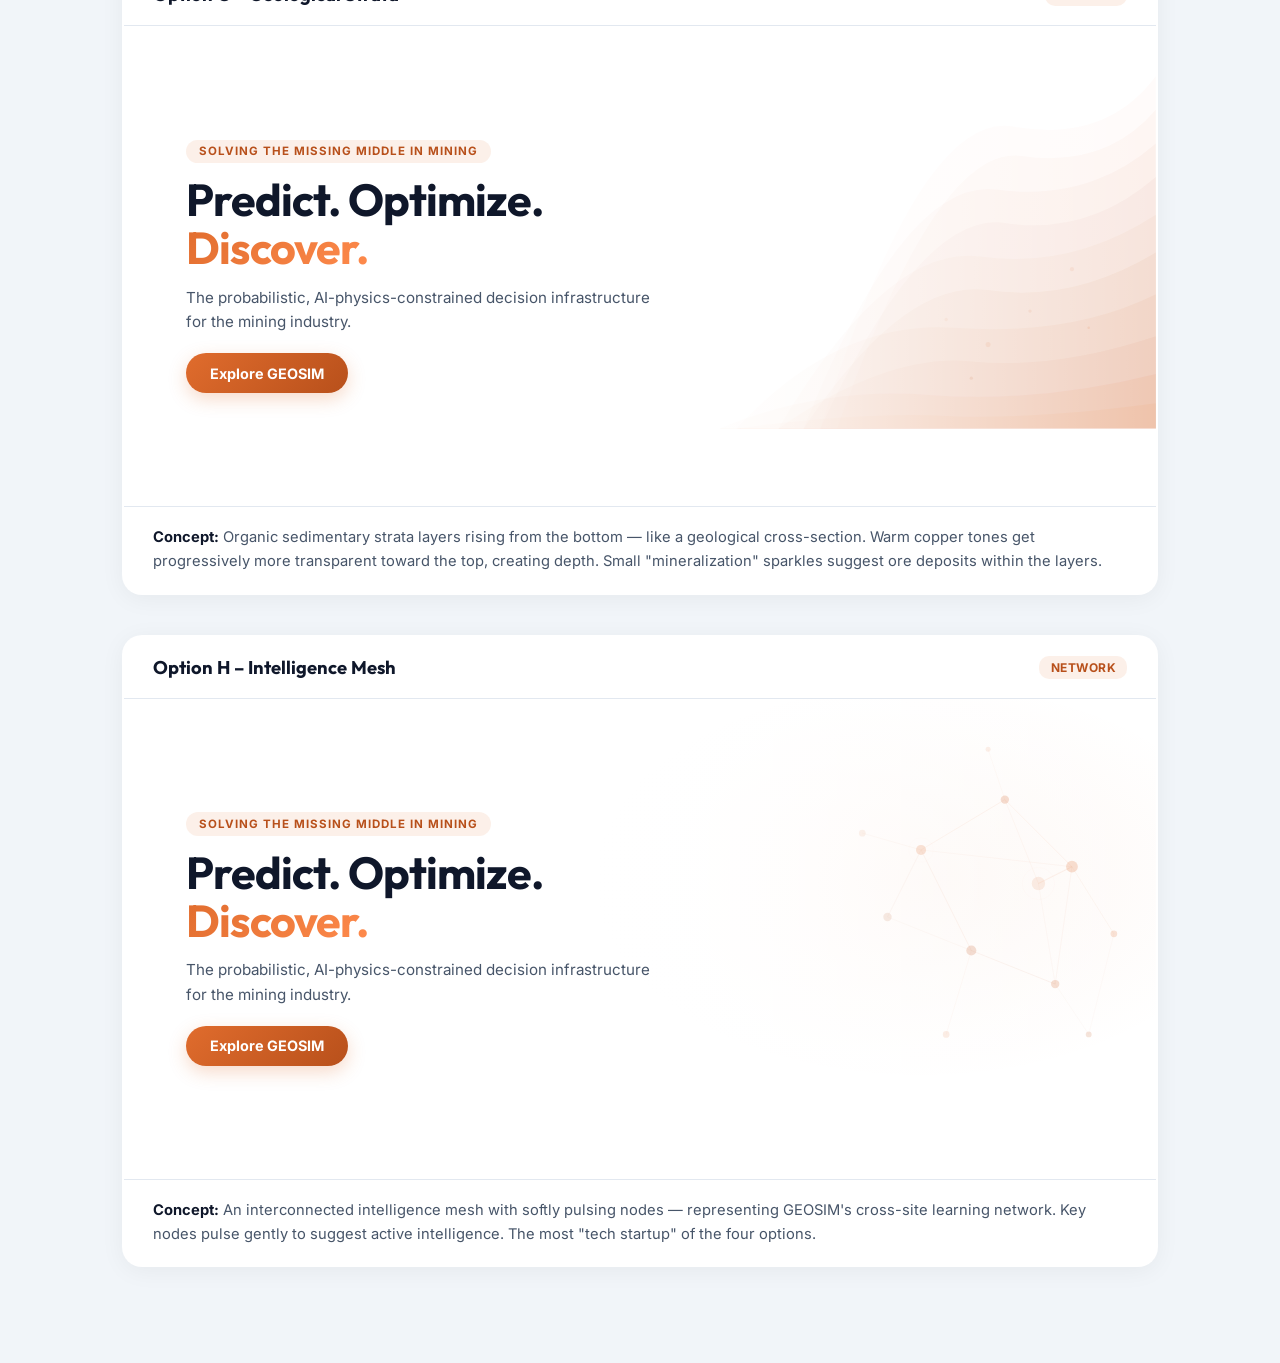
<file: preview2.html>
<!DOCTYPE html>
<html lang="en">
<head>
    <meta charset="UTF-8">
    <meta name="viewport" content="width=device-width, initial-scale=1.0">
    <title>FifthWave Metals – Hero Background Options (E–H)</title>
    <link href="https://fonts.googleapis.com/css2?family=Inter:wght@400;600;800&family=Outfit:wght@400;700;900&display=swap" rel="stylesheet">
    <style>
        * { margin:0; padding:0; box-sizing:border-box; }
        body { font-family:'Inter',sans-serif; background:#F1F5F9; color:#0F172A; }
        .page-header { text-align:center; padding:3.5rem 2rem 1rem; }
        .page-header h1 { font-family:'Outfit',sans-serif; font-size:2.2rem; margin-bottom:.5rem; }
        .page-header p { color:#64748B; font-size:1.05rem; max-width:640px; margin:0 auto; }
        .options-grid { display:grid; grid-template-columns:1fr; gap:2.5rem; max-width:1100px; margin:2rem auto; padding:0 2rem 4rem; }
        .option-card { background:#fff; border-radius:20px; overflow:hidden; box-shadow:0 4px 24px rgba(0,0,0,.05); border:2px solid transparent; transition:all .3s ease; }
        .option-card:hover { border-color:#E06C2D; box-shadow:0 8px 36px rgba(224,108,45,.12); }
        .option-label { display:flex; justify-content:space-between; align-items:center; padding:1.2rem 1.8rem; border-bottom:1px solid #E2E8F0; }
        .option-label h3 { font-family:'Outfit',sans-serif; font-size:1.15rem; }
        .option-label span { font-size:.75rem; font-weight:700; letter-spacing:.5px; padding:.25rem .7rem; border-radius:10px; background:rgba(224,108,45,.1); color:#B8501B; }

        /* Hero simulation */
        .hero-sim { position:relative; height:480px; display:flex; align-items:center; padding:0 6%; overflow:hidden; background:#fff; }
        .hero-sim .bg { position:absolute; top:0; right:0; width:65%; height:100%; z-index:0; }
        .hero-sim .content { position:relative; z-index:2; max-width:480px; }
        .hero-sim .tag { display:inline-block; padding:.3rem .8rem; background:rgba(224,108,45,.1); color:#B8501B; border-radius:16px; font-size:.72rem; font-weight:700; letter-spacing:1px; margin-bottom:.8rem; }
        .hero-sim h2 { font-family:'Outfit',sans-serif; font-size:2.8rem; line-height:1.08; margin-bottom:.8rem; letter-spacing:-1px; color:#0F172A; }
        .hero-sim h2 .hl { background:linear-gradient(135deg,#E06C2D,#FF8B4D); -webkit-background-clip:text; -webkit-text-fill-color:transparent; }
        .hero-sim p { color:#475569; font-size:.95rem; line-height:1.6; }
        .hero-sim .btn { display:inline-block; margin-top:1.2rem; padding:.7rem 1.5rem; background:linear-gradient(135deg,#E06C2D,#B8501B); color:#fff; border-radius:24px; font-weight:700; font-size:.9rem; text-decoration:none; box-shadow:0 6px 18px rgba(224,108,45,.25); }

        .option-desc { padding:1.2rem 1.8rem; border-top:1px solid #E2E8F0; color:#475569; font-size:.92rem; line-height:1.6; }
        .option-desc strong { color:#0F172A; }

        /* ═══ OPTION E: Topographic Contours ═══ */
        .bg-topo {
            background:
                repeating-conic-gradient(from 0deg at 70% 50%, transparent 0deg, transparent 358deg, rgba(224,108,45,0.04) 360deg),
                #fff;
        }
        .bg-topo svg { position:absolute; top:0; right:0; width:100%; height:100%; }

        /* ═══ OPTION F: Flowing Particle Field ═══ */
        .bg-particles { background:#fff; }
        .bg-particles canvas { position:absolute; top:0; right:0; width:100%; height:100%; }

        /* ═══ OPTION G: Geological Strata ═══ */
        .bg-strata { background:#fff; }

        /* ═══ OPTION H: Copper Mesh Grid ═══ */
        .bg-mesh { background:#fff; }
    </style>
</head>
<body>

<div class="page-header">
    <h1>Hero Background Options E–H</h1>
    <p>Four rich, generative backgrounds designed to blend seamlessly with your site's white-and-copper palette. These are resolution-independent and pixel-perfect at any screen size.</p>
</div>

<div class="options-grid">

    <!-- ═══ OPTION E: Topographic Contours ═══ -->
    <div class="option-card">
        <div class="option-label">
            <h3>Option E – Topographic Contours</h3>
            <span>GEOLOGICAL</span>
        </div>
        <div class="hero-sim">
            <div class="bg bg-topo">
                <svg viewBox="0 0 800 480" preserveAspectRatio="xMaxYMid slice" xmlns="http://www.w3.org/2000/svg">
                    <defs>
                        <linearGradient id="fadeE" x1="0" y1="0" x2="1" y2="0">
                            <stop offset="0%" stop-color="#fff" stop-opacity="1"/>
                            <stop offset="35%" stop-color="#fff" stop-opacity="0.9"/>
                            <stop offset="100%" stop-color="#fff" stop-opacity="0"/>
                        </linearGradient>
                    </defs>
                    <!-- Contour lines -->
                    <ellipse cx="580" cy="240" rx="280" ry="200" fill="none" stroke="#E06C2D" stroke-width="1" opacity="0.08"/>
                    <ellipse cx="580" cy="240" rx="240" ry="170" fill="none" stroke="#E06C2D" stroke-width="1" opacity="0.1"/>
                    <ellipse cx="580" cy="240" rx="200" ry="140" fill="none" stroke="#E06C2D" stroke-width="1.2" opacity="0.12"/>
                    <ellipse cx="575" cy="235" rx="165" ry="115" fill="none" stroke="#E06C2D" stroke-width="1.2" opacity="0.15"/>
                    <ellipse cx="570" cy="230" rx="130" ry="90" fill="none" stroke="#D4622A" stroke-width="1.5" opacity="0.18"/>
                    <ellipse cx="565" cy="225" rx="100" ry="68" fill="none" stroke="#D4622A" stroke-width="1.5" opacity="0.22"/>
                    <ellipse cx="560" cy="222" rx="72" ry="48" fill="none" stroke="#C45A24" stroke-width="1.8" opacity="0.28"/>
                    <ellipse cx="558" cy="220" rx="48" ry="32" fill="none" stroke="#C45A24" stroke-width="2" opacity="0.35"/>
                    <ellipse cx="556" cy="218" rx="28" ry="18" fill="none" stroke="#B8501B" stroke-width="2" opacity="0.45"/>
                    <ellipse cx="555" cy="217" rx="12" ry="8" fill="none" stroke="#B8501B" stroke-width="2.5" opacity="0.55"/>
                    <circle cx="555" cy="217" r="3" fill="#E06C2D" opacity="0.6"/>
                    <!-- Scattered elevation dots -->
                    <circle cx="620" cy="180" r="2" fill="#E06C2D" opacity="0.2"/>
                    <circle cx="500" cy="300" r="1.5" fill="#E06C2D" opacity="0.15"/>
                    <circle cx="650" cy="280" r="2" fill="#D4622A" opacity="0.2"/>
                    <circle cx="480" cy="160" r="1.5" fill="#C45A24" opacity="0.15"/>
                    <circle cx="700" cy="200" r="1.8" fill="#E06C2D" opacity="0.12"/>
                    <!-- Left fade overlay -->
                    <rect x="0" y="0" width="800" height="480" fill="url(#fadeE)"/>
                </svg>
            </div>
            <div class="content">
                <span class="tag">SOLVING THE MISSING MIDDLE IN MINING</span>
                <h2>Predict. Optimize. <span class="hl">Discover.</span></h2>
                <p>The probabilistic, AI-physics-constrained decision infrastructure for the mining industry.</p>
                <a href="#" class="btn">Explore GEOSIM</a>
            </div>
        </div>
        <div class="option-desc"><strong>Concept:</strong> Nested topographic contour ellipses converging on a high-grade zone — like an orebody cross-section map. Subtle, geological, and deeply on-brand. The contours intensify toward the center, mirroring how GEOSIM focuses prediction.</div>
    </div>

    <!-- ═══ OPTION F: Flowing Particle Field ═══ -->
    <div class="option-card">
        <div class="option-label">
            <h3>Option F – Data Particle Flow</h3>
            <span>TECHNOLOGY</span>
        </div>
        <div class="hero-sim">
            <div class="bg bg-particles">
                <canvas id="particleCanvas"></canvas>
            </div>
            <div class="content">
                <span class="tag">SOLVING THE MISSING MIDDLE IN MINING</span>
                <h2>Predict. Optimize. <span class="hl">Discover.</span></h2>
                <p>The probabilistic, AI-physics-constrained decision infrastructure for the mining industry.</p>
                <a href="#" class="btn">Explore GEOSIM</a>
            </div>
        </div>
        <div class="option-desc"><strong>Concept:</strong> Animated copper-colored particles flowing in organic wave patterns — representing GEOSIM's continuous data processing. This is the most dynamic and "alive" option. The particles form subtle wave shapes, tying to the "FifthWave" name.</div>
    </div>

    <!-- ═══ OPTION G: Geological Strata ═══ -->
    <div class="option-card">
        <div class="option-label">
            <h3>Option G – Geological Strata</h3>
            <span>ORGANIC</span>
        </div>
        <div class="hero-sim">
            <div class="bg bg-strata">
                <svg viewBox="0 0 800 480" preserveAspectRatio="xMaxYMid slice" xmlns="http://www.w3.org/2000/svg">
                    <defs>
                        <linearGradient id="fadeG" x1="0" y1="0" x2="1" y2="0">
                            <stop offset="0%" stop-color="#fff" stop-opacity="1"/>
                            <stop offset="30%" stop-color="#fff" stop-opacity="0.95"/>
                            <stop offset="100%" stop-color="#fff" stop-opacity="0"/>
                        </linearGradient>
                    </defs>
                    <!-- Strata layers — organic, wavy bands -->
                    <path d="M300,480 Q450,460 550,465 T800,450 L800,480 Z" fill="#E06C2D" opacity="0.06"/>
                    <path d="M280,480 Q400,430 530,440 T800,415 L800,480 Z" fill="#E06C2D" opacity="0.07"/>
                    <path d="M350,480 Q480,390 580,400 T800,370 L800,480 Z" fill="#D4622A" opacity="0.06"/>
                    <path d="M300,480 Q420,350 560,360 T800,320 L800,480 Z" fill="#D4622A" opacity="0.05"/>
                    <path d="M380,480 Q500,300 600,315 T800,270 L800,480 Z" fill="#C45A24" opacity="0.05"/>
                    <path d="M350,480 Q480,260 590,275 T800,225 L800,480 Z" fill="#C45A24" opacity="0.04"/>
                    <path d="M400,480 Q520,220 620,235 T800,180 L800,480 Z" fill="#B8501B" opacity="0.04"/>
                    <path d="M380,480 Q500,180 610,195 T800,140 L800,480 Z" fill="#B8501B" opacity="0.03"/>
                    <path d="M420,480 Q540,140 640,155 T800,100 L800,480 Z" fill="#E06C2D" opacity="0.03"/>
                    <path d="M400,480 Q520,100 630,120 T800,60 L800,480 Z" fill="#E06C2D" opacity="0.025"/>
                    <!-- Mineralization sparkles -->
                    <circle cx="600" cy="380" r="3" fill="#E06C2D" opacity="0.15"/>
                    <circle cx="650" cy="340" r="2" fill="#D4622A" opacity="0.12"/>
                    <circle cx="700" cy="290" r="2.5" fill="#E06C2D" opacity="0.1"/>
                    <circle cx="580" cy="420" r="2" fill="#C45A24" opacity="0.18"/>
                    <circle cx="720" cy="360" r="1.5" fill="#E06C2D" opacity="0.14"/>
                    <circle cx="550" cy="350" r="2" fill="#D4622A" opacity="0.1"/>
                    <rect x="0" y="0" width="800" height="480" fill="url(#fadeG)"/>
                </svg>
            </div>
            <div class="content">
                <span class="tag">SOLVING THE MISSING MIDDLE IN MINING</span>
                <h2>Predict. Optimize. <span class="hl">Discover.</span></h2>
                <p>The probabilistic, AI-physics-constrained decision infrastructure for the mining industry.</p>
                <a href="#" class="btn">Explore GEOSIM</a>
            </div>
        </div>
        <div class="option-desc"><strong>Concept:</strong> Organic sedimentary strata layers rising from the bottom — like a geological cross-section. Warm copper tones get progressively more transparent toward the top, creating depth. Small "mineralization" sparkles suggest ore deposits within the layers.</div>
    </div>

    <!-- ═══ OPTION H: Copper Wire Mesh ═══ -->
    <div class="option-card">
        <div class="option-label">
            <h3>Option H – Intelligence Mesh</h3>
            <span>NETWORK</span>
        </div>
        <div class="hero-sim">
            <div class="bg bg-mesh">
                <svg viewBox="0 0 800 480" preserveAspectRatio="xMaxYMid slice" xmlns="http://www.w3.org/2000/svg">
                    <defs>
                        <linearGradient id="fadeH" x1="0" y1="0" x2="1" y2="0">
                            <stop offset="0%" stop-color="#fff" stop-opacity="1"/>
                            <stop offset="30%" stop-color="#fff" stop-opacity="0.92"/>
                            <stop offset="100%" stop-color="#fff" stop-opacity="0"/>
                        </linearGradient>
                        <radialGradient id="glowH" cx="65%" cy="45%">
                            <stop offset="0%" stop-color="#E06C2D" stop-opacity="0.06"/>
                            <stop offset="100%" stop-color="#E06C2D" stop-opacity="0"/>
                        </radialGradient>
                    </defs>
                    <rect x="0" y="0" width="800" height="480" fill="url(#glowH)"/>
                    <!-- Network nodes and connections -->
                    <!-- Major nodes -->
                    <circle cx="520" cy="180" r="6" fill="#E06C2D" opacity="0.35"/>
                    <circle cx="620" cy="120" r="5" fill="#D4622A" opacity="0.3"/>
                    <circle cx="700" cy="200" r="7" fill="#E06C2D" opacity="0.25"/>
                    <circle cx="580" cy="300" r="6" fill="#C45A24" opacity="0.3"/>
                    <circle cx="680" cy="340" r="5" fill="#D4622A" opacity="0.25"/>
                    <circle cx="750" cy="280" r="4" fill="#E06C2D" opacity="0.2"/>
                    <circle cx="480" cy="260" r="5" fill="#B8501B" opacity="0.25"/>
                    <circle cx="550" cy="400" r="4" fill="#E06C2D" opacity="0.2"/>
                    <circle cx="660" cy="220" r="8" fill="#E06C2D" opacity="0.15"/>
                    <circle cx="450" cy="160" r="4" fill="#D4622A" opacity="0.2"/>
                    <circle cx="720" cy="400" r="3.5" fill="#C45A24" opacity="0.18"/>
                    <circle cx="600" cy="60" r="3" fill="#E06C2D" opacity="0.15"/>
                    <!-- Connections -->
                    <line x1="520" y1="180" x2="620" y2="120" stroke="#E06C2D" stroke-width="1" opacity="0.12"/>
                    <line x1="620" y1="120" x2="700" y2="200" stroke="#E06C2D" stroke-width="1" opacity="0.1"/>
                    <line x1="520" y1="180" x2="700" y2="200" stroke="#D4622A" stroke-width="0.8" opacity="0.08"/>
                    <line x1="520" y1="180" x2="580" y2="300" stroke="#D4622A" stroke-width="1" opacity="0.12"/>
                    <line x1="580" y1="300" x2="680" y2="340" stroke="#C45A24" stroke-width="1" opacity="0.1"/>
                    <line x1="700" y1="200" x2="750" y2="280" stroke="#E06C2D" stroke-width="0.8" opacity="0.08"/>
                    <line x1="700" y1="200" x2="680" y2="340" stroke="#D4622A" stroke-width="0.8" opacity="0.08"/>
                    <line x1="480" y1="260" x2="520" y2="180" stroke="#C45A24" stroke-width="1" opacity="0.1"/>
                    <line x1="480" y1="260" x2="580" y2="300" stroke="#B8501B" stroke-width="0.8" opacity="0.08"/>
                    <line x1="580" y1="300" x2="550" y2="400" stroke="#E06C2D" stroke-width="0.8" opacity="0.08"/>
                    <line x1="660" y1="220" x2="700" y2="200" stroke="#E06C2D" stroke-width="1.2" opacity="0.1"/>
                    <line x1="660" y1="220" x2="620" y2="120" stroke="#D4622A" stroke-width="0.8" opacity="0.08"/>
                    <line x1="660" y1="220" x2="680" y2="340" stroke="#C45A24" stroke-width="0.8" opacity="0.06"/>
                    <line x1="450" y1="160" x2="520" y2="180" stroke="#D4622A" stroke-width="0.8" opacity="0.1"/>
                    <line x1="620" y1="120" x2="600" y2="60" stroke="#E06C2D" stroke-width="0.6" opacity="0.08"/>
                    <line x1="680" y1="340" x2="720" y2="400" stroke="#C45A24" stroke-width="0.6" opacity="0.06"/>
                    <line x1="750" y1="280" x2="720" y2="400" stroke="#D4622A" stroke-width="0.6" opacity="0.06"/>
                    <!-- Pulsing rings on key nodes -->
                    <circle cx="660" cy="220" r="16" fill="none" stroke="#E06C2D" stroke-width="0.5" opacity="0.1">
                        <animate attributeName="r" values="12;22;12" dur="4s" repeatCount="indefinite"/>
                        <animate attributeName="opacity" values="0.12;0.03;0.12" dur="4s" repeatCount="indefinite"/>
                    </circle>
                    <circle cx="520" cy="180" r="12" fill="none" stroke="#E06C2D" stroke-width="0.5" opacity="0.08">
                        <animate attributeName="r" values="10;18;10" dur="5s" repeatCount="indefinite"/>
                        <animate attributeName="opacity" values="0.1;0.02;0.1" dur="5s" repeatCount="indefinite"/>
                    </circle>
                    <rect x="0" y="0" width="800" height="480" fill="url(#fadeH)"/>
                </svg>
            </div>
            <div class="content">
                <span class="tag">SOLVING THE MISSING MIDDLE IN MINING</span>
                <h2>Predict. Optimize. <span class="hl">Discover.</span></h2>
                <p>The probabilistic, AI-physics-constrained decision infrastructure for the mining industry.</p>
                <a href="#" class="btn">Explore GEOSIM</a>
            </div>
        </div>
        <div class="option-desc"><strong>Concept:</strong> An interconnected intelligence mesh with softly pulsing nodes — representing GEOSIM's cross-site learning network. Key nodes pulse gently to suggest active intelligence. The most "tech startup" of the four options.</div>
    </div>

</div>

<script>
// Animated particle system for Option F
const canvas = document.getElementById('particleCanvas');
const ctx = canvas.getContext('2d');
const particles = [];
const PARTICLE_COUNT = 60;

function resize() {
    const rect = canvas.parentElement.getBoundingClientRect();
    canvas.width = rect.width;
    canvas.height = rect.height;
}
resize();
window.addEventListener('resize', resize);

class Particle {
    constructor() {
        this.reset();
    }
    reset() {
        this.x = Math.random() * canvas.width;
        this.y = Math.random() * canvas.height;
        this.size = Math.random() * 3 + 1;
        this.speedX = (Math.random() - 0.5) * 0.4;
        this.speedY = Math.sin(this.x * 0.005) * 0.3;
        this.opacity = Math.random() * 0.2 + 0.05;
        this.hue = Math.random() > 0.5 ? '224,108,45' : '184,80,27';
    }
    update() {
        this.x += this.speedX;
        this.y += this.speedY + Math.sin(this.x * 0.008 + Date.now() * 0.001) * 0.3;
        if (this.x < 0 || this.x > canvas.width || this.y < 0 || this.y > canvas.height) this.reset();
    }
    draw() {
        ctx.beginPath();
        ctx.arc(this.x, this.y, this.size, 0, Math.PI * 2);
        ctx.fillStyle = `rgba(${this.hue},${this.opacity})`;
        ctx.fill();
    }
}

for (let i = 0; i < PARTICLE_COUNT; i++) particles.push(new Particle());

function connectParticles() {
    for (let i = 0; i < particles.length; i++) {
        for (let j = i + 1; j < particles.length; j++) {
            const dx = particles[i].x - particles[j].x;
            const dy = particles[i].y - particles[j].y;
            const dist = Math.sqrt(dx * dx + dy * dy);
            if (dist < 100) {
                ctx.beginPath();
                ctx.moveTo(particles[i].x, particles[i].y);
                ctx.lineTo(particles[j].x, particles[j].y);
                ctx.strokeStyle = `rgba(224,108,45,${0.06 * (1 - dist / 100)})`;
                ctx.lineWidth = 0.6;
                ctx.stroke();
            }
        }
    }
}

function animate() {
    ctx.clearRect(0, 0, canvas.width, canvas.height);
    // Left fade mask
    const grad = ctx.createLinearGradient(0, 0, canvas.width * 0.4, 0);
    grad.addColorStop(0, 'rgba(255,255,255,1)');
    grad.addColorStop(1, 'rgba(255,255,255,0)');

    particles.forEach(p => { p.update(); p.draw(); });
    connectParticles();

    // Draw fade overlay on left side
    ctx.fillStyle = grad;
    ctx.fillRect(0, 0, canvas.width * 0.45, canvas.height);

    requestAnimationFrame(animate);
}
animate();
</script>

</body>
</html>
</file>
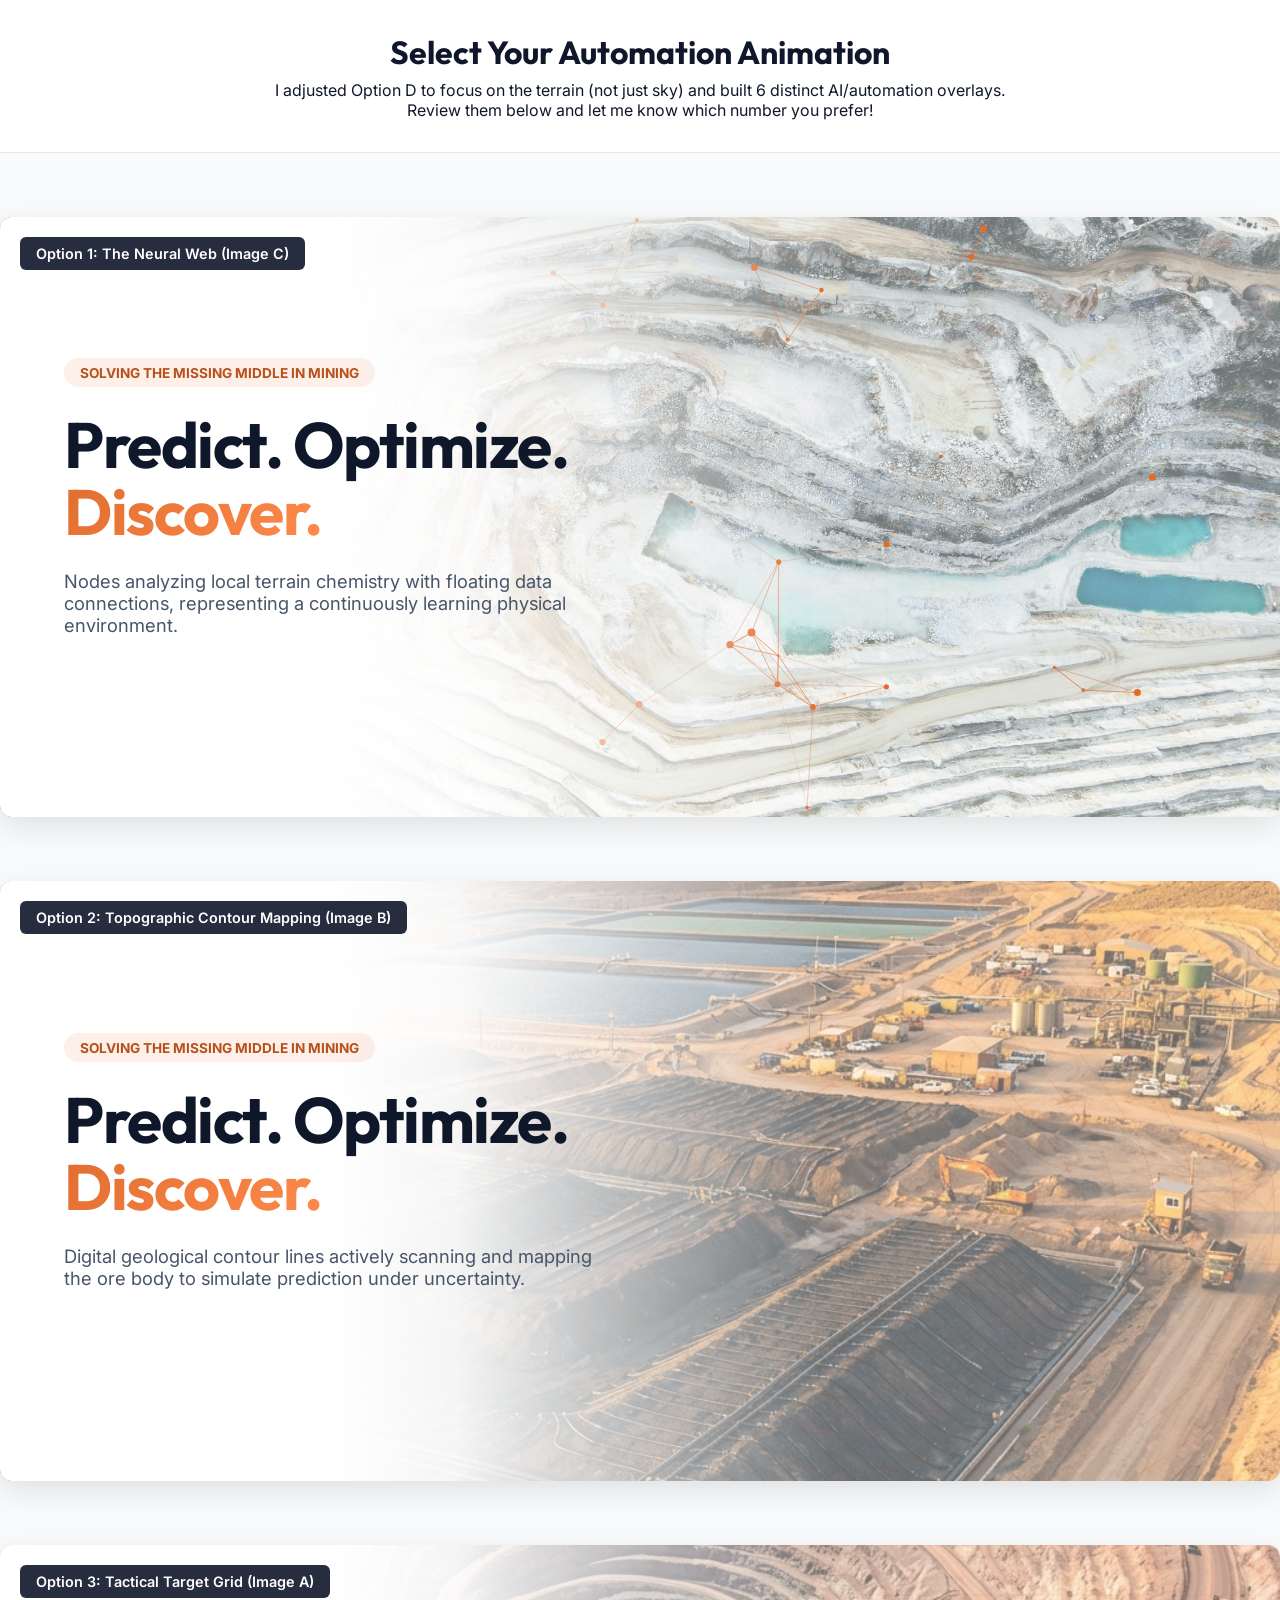
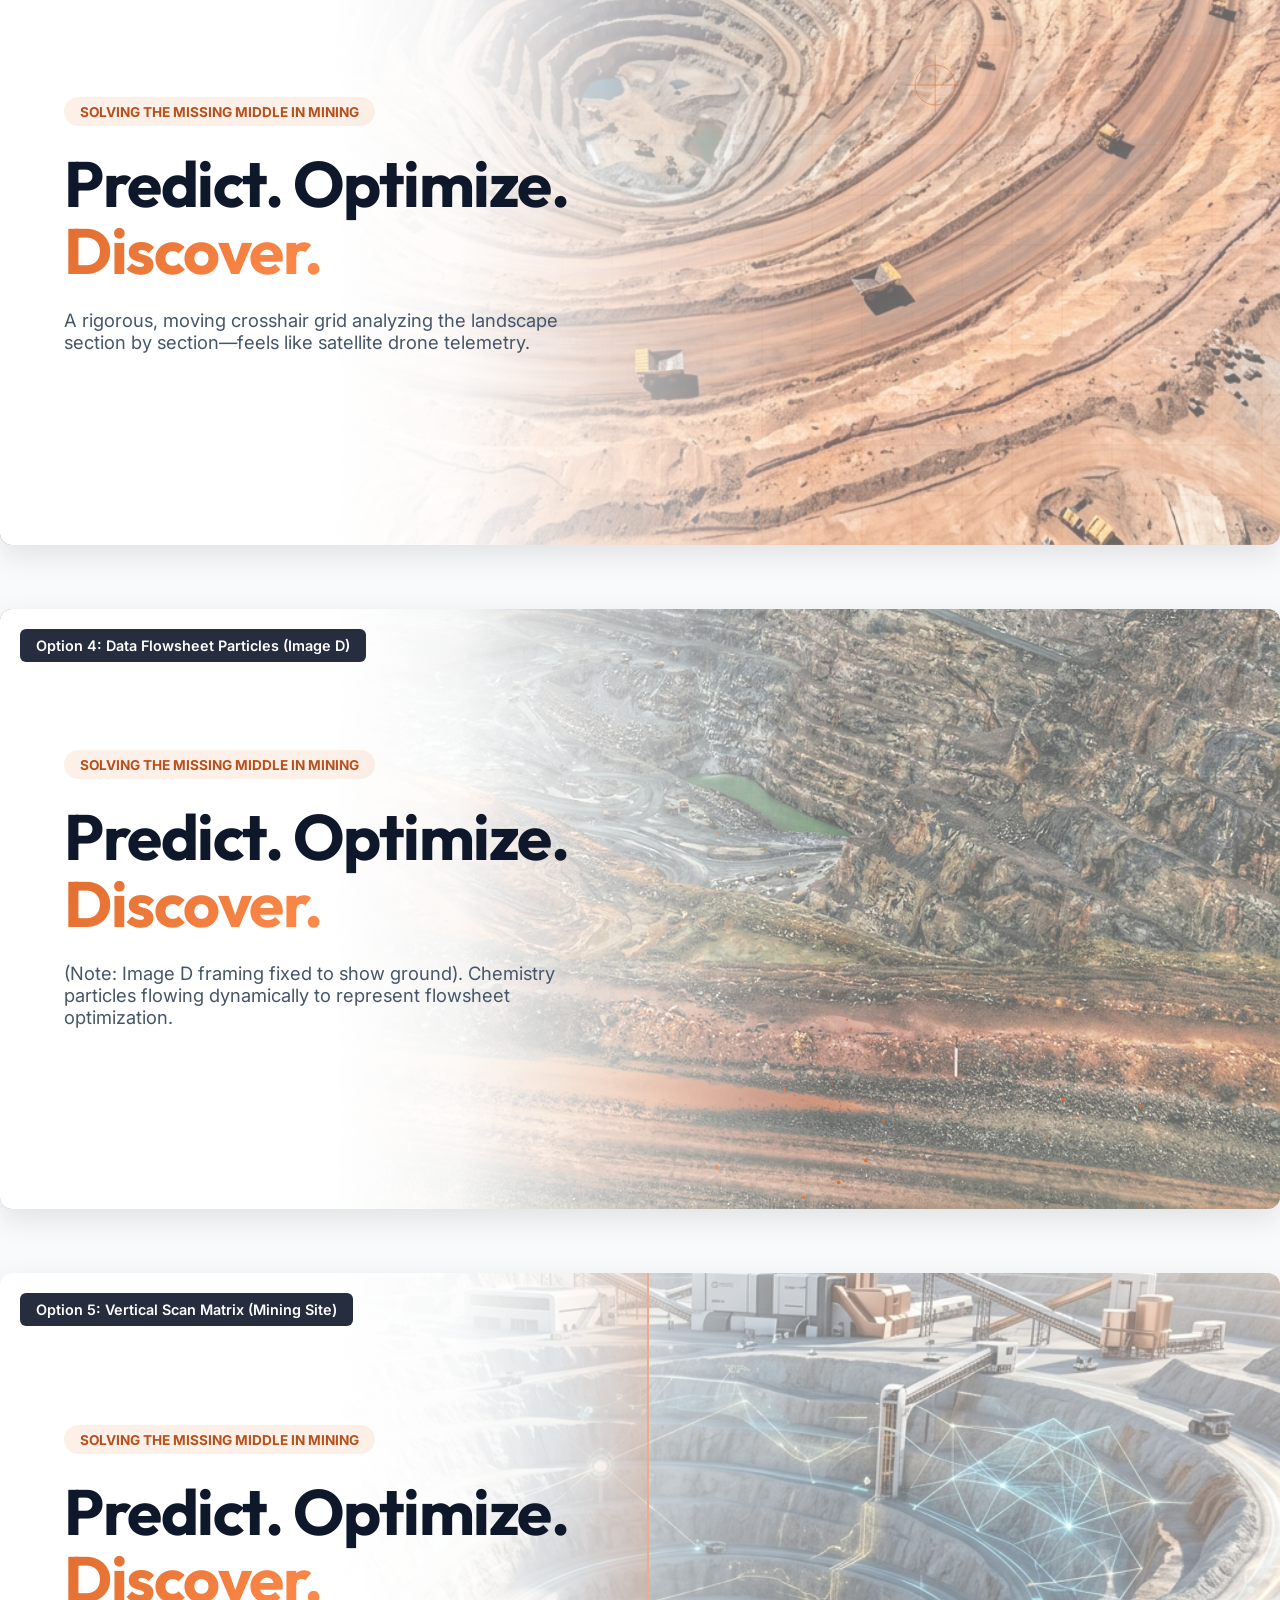
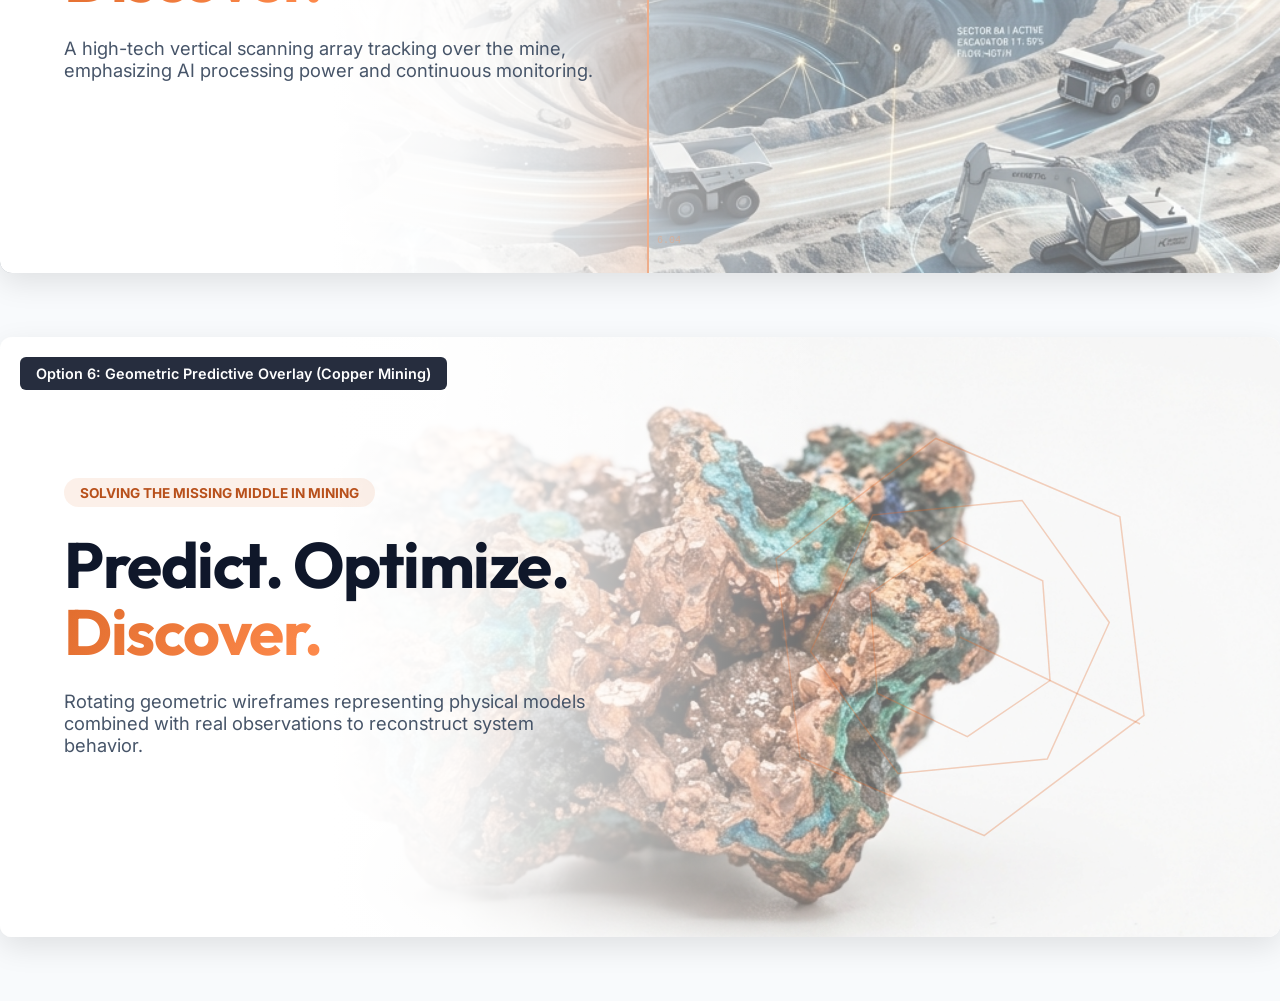
<file: preview_hero.html>
<!DOCTYPE html>
<html lang="en">
<head>
    <meta charset="UTF-8">
    <meta name="viewport" content="width=device-width, initial-scale=1.0">
    <title>FifthWave Metals - Hero Animation Options</title>
    <link href="https://fonts.googleapis.com/css2?family=Inter:wght@300;400;500;600;800&family=Outfit:wght@300;400;700;900&display=swap" rel="stylesheet">
    <style>
        :root {
            --copper-primary: #E06C2D;
            --copper-light: #FF8B4D;
            --copper-dark: #B8501B;
            --text-primary: #0F172A;
            --text-secondary: #475569;
        }

        * { margin: 0; padding: 0; box-sizing: border-box; }
        body { font-family: 'Inter', sans-serif; background-color: #F8FAFC; color: var(--text-primary); }
        
        .header {
            padding: 2rem;
            text-align: center;
            background: white;
            border-bottom: 1px solid #E2E8F0;
            position: sticky;
            top: 0;
            z-index: 100;
        }
        .header h1 { font-family: 'Outfit', sans-serif; font-size: 2rem; margin-bottom: 0.5rem; }
        
        .option-container {
            margin: 4rem auto;
            max-width: 1400px;
            background: white;
            border-radius: 12px;
            overflow: hidden;
            box-shadow: 0 10px 30px rgba(0,0,0,0.1);
            position: relative;
        }
        
        .option-title {
            position: absolute;
            top: 20px;
            left: 20px;
            background: rgba(15, 23, 42, 0.9);
            color: white;
            padding: 0.5rem 1rem;
            border-radius: 6px;
            font-weight: 600;
            z-index: 50;
            font-size: 0.9rem;
        }

        /* Base Hero Styles for all options */
        .hero {
            position: relative;
            height: 600px;
            display: flex;
            align-items: center;
            padding: 0 5%;
            overflow: hidden;
            background-color: white;
        }
        .hero-photo {
            position: absolute; top: 0; left: 0; width: 100%; height: 100%;
            background-size: cover; z-index: 0; opacity: 0.6;
        }
        .hero-fade {
            position: absolute; top: 0; left: 0; width: 65%; height: 100%;
            background: linear-gradient(to right, white 0%, white 40%, rgba(255,255,255,0.92) 55%, rgba(255,255,255,0.5) 75%, transparent 100%);
            z-index: 3;
        }
        .hero-content { max-width: 650px; z-index: 10; position: relative; }
        .hero h1 { font-family: 'Outfit', sans-serif; font-size: 4rem; line-height: 1.05; margin-bottom: 1.5rem; letter-spacing: -1.5px; }
        .hero p { font-size: 1.15rem; color: var(--text-secondary); margin-bottom: 2.5rem; max-width: 550px; }
        .highlight { background: linear-gradient(135deg, var(--copper-primary), var(--copper-light)); -webkit-background-clip: text; -webkit-text-fill-color: transparent; }
        .hero-label { display: inline-block; padding: 0.4rem 1rem; background: rgba(224, 108, 45, 0.1); color: var(--copper-dark); border-radius: 20px; font-weight: 700; font-size: 0.85rem; margin-bottom: 1.5rem; }

        /* Shared animation canvas */
        .anim-layer { position: absolute; top: 0; left: 0; width: 100%; height: 100%; z-index: 2; pointer-events: none; }

    </style>
</head>
<body>

    <div class="header">
        <h1>Select Your Automation Animation</h1>
        <p>I adjusted Option D to focus on the terrain (not just sky) and built 6 distinct AI/automation overlays.<br>Review them below and let me know which number you prefer!</p>
    </div>

    <!-- Option 1 -->
    <div class="option-container">
        <div class="option-title">Option 1: The Neural Web (Image C)</div>
        <div class="hero">
            <div class="hero-photo" style="background-image: url('assets/mine_option_c.jpg'); background-position: center;"></div>
            <canvas class="anim-layer" id="canvas1"></canvas>
            <div class="hero-fade"></div>
            <div class="hero-content">
                <span class="hero-label">SOLVING THE MISSING MIDDLE IN MINING</span>
                <h1>Predict. Optimize. <span class="highlight">Discover.</span></h1>
                <p>Nodes analyzing local terrain chemistry with floating data connections, representing a continuously learning physical environment.</p>
            </div>
        </div>
    </div>

    <!-- Option 2 -->
    <div class="option-container">
        <div class="option-title">Option 2: Topographic Contour Mapping (Image B)</div>
        <div class="hero">
            <div class="hero-photo" style="background-image: url('assets/mine_option_b.png'); background-position: center;"></div>
            <canvas class="anim-layer" id="canvas2"></canvas>
            <div class="hero-fade"></div>
            <div class="hero-content">
                <span class="hero-label">SOLVING THE MISSING MIDDLE IN MINING</span>
                <h1>Predict. Optimize. <span class="highlight">Discover.</span></h1>
                <p>Digital geological contour lines actively scanning and mapping the ore body to simulate prediction under uncertainty.</p>
            </div>
        </div>
    </div>

    <!-- Option 3 -->
    <div class="option-container">
        <div class="option-title">Option 3: Tactical Target Grid (Image A)</div>
        <div class="hero">
            <div class="hero-photo" style="background-image: url('assets/mine_option_a.png'); background-position: center bottom;"></div>
            <canvas class="anim-layer" id="canvas3"></canvas>
            <div class="hero-fade"></div>
            <div class="hero-content">
                <span class="hero-label">SOLVING THE MISSING MIDDLE IN MINING</span>
                <h1>Predict. Optimize. <span class="highlight">Discover.</span></h1>
                <p>A rigorous, moving crosshair grid analyzing the landscape section by section—feels like satellite drone telemetry.</p>
            </div>
        </div>
    </div>

    <!-- Option 4 -->
    <div class="option-container">
        <div class="option-title">Option 4: Data Flowsheet Particles (Image D)</div>
        <div class="hero">
            <div class="hero-photo" style="background-image: url('assets/mine_option_d.jpg'); background-position: center bottom;"></div>
            <canvas class="anim-layer" id="canvas4"></canvas>
            <div class="hero-fade"></div>
            <div class="hero-content">
                <span class="hero-label">SOLVING THE MISSING MIDDLE IN MINING</span>
                <h1>Predict. Optimize. <span class="highlight">Discover.</span></h1>
                <p>(Note: Image D framing fixed to show ground). Chemistry particles flowing dynamically to represent flowsheet optimization.</p>
            </div>
        </div>
    </div>

    <!-- Option 5 -->
    <div class="option-container">
        <div class="option-title">Option 5: Vertical Scan Matrix (Mining Site)</div>
        <div class="hero">
            <div class="hero-photo" style="background-image: url('assets/mining_site_bg.png'); background-position: center;"></div>
            <canvas class="anim-layer" id="canvas5"></canvas>
            <div class="hero-fade"></div>
            <div class="hero-content">
                <span class="hero-label">SOLVING THE MISSING MIDDLE IN MINING</span>
                <h1>Predict. Optimize. <span class="highlight">Discover.</span></h1>
                <p>A high-tech vertical scanning array tracking over the mine, emphasizing AI processing power and continuous monitoring.</p>
            </div>
        </div>
    </div>

    <!-- Option 6 -->
    <div class="option-container">
        <div class="option-title">Option 6: Geometric Predictive Overlay (Copper Mining)</div>
        <div class="hero">
            <div class="hero-photo" style="background-image: url('assets/copper_mining.png'); background-position: center;"></div>
            <canvas class="anim-layer" id="canvas6"></canvas>
            <div class="hero-fade"></div>
            <div class="hero-content">
                <span class="hero-label">SOLVING THE MISSING MIDDLE IN MINING</span>
                <h1>Predict. Optimize. <span class="highlight">Discover.</span></h1>
                <p>Rotating geometric wireframes representing physical models combined with real observations to reconstruct system behavior.</p>
            </div>
        </div>
    </div>

    <script>
        const COPPER = { r: 224, g: 108, b: 45 };
        
        function setupCanvas(id, drawFunc) {
            const canvas = document.getElementById(id);
            if (!canvas) return;
            const ctx = canvas.getContext('2d');
            function resize() {
                canvas.width = canvas.offsetWidth;
                canvas.height = canvas.offsetHeight;
            }
            window.addEventListener('resize', resize);
            resize();
            drawFunc(canvas, ctx);
        }

        // --- Option 1: Neural Web ---
        setupCanvas('canvas1', (canvas, ctx) => {
            const nodes = Array.from({length: 25}, () => ({
                x: Math.random() * canvas.width * 0.5 + canvas.width * 0.4,
                y: Math.random() * canvas.height,
                vx: (Math.random()-0.5)*0.5, vy: (Math.random()-0.5)*0.5,
                r: Math.random()*3+1
            }));
            function draw(time) {
                ctx.clearRect(0, 0, canvas.width, canvas.height);
                nodes.forEach(n => {
                    n.x += n.vx; n.y += n.vy;
                    if(n.x < canvas.width*0.3 || n.x > canvas.width) n.vx *= -1;
                    if(n.y < 0 || n.y > canvas.height) n.vy *= -1;
                });
                for(let i=0; i<nodes.length; i++) {
                    for(let j=i+1; j<nodes.length; j++) {
                        const dx = nodes[i].x - nodes[j].x, dy = nodes[i].y - nodes[j].y;
                        const dist = Math.sqrt(dx*dx + dy*dy);
                        if(dist < 150) {
                            ctx.beginPath(); ctx.moveTo(nodes[i].x, nodes[i].y); ctx.lineTo(nodes[j].x, nodes[j].y);
                            ctx.strokeStyle = `rgba(224,108,45,${1 - dist/150})`; ctx.stroke();
                        }
                    }
                }
                nodes.forEach(n => {
                    ctx.beginPath(); ctx.arc(n.x, n.y, n.r, 0, Math.PI*2);
                    ctx.fillStyle = '#E06C2D'; ctx.fill();
                });
                requestAnimationFrame(draw);
            }
            requestAnimationFrame(draw);
        });

        // --- Option 2: Topographic Contour ---
        setupCanvas('canvas2', (canvas, ctx) => {
            let offset = 0;
            function draw() {
                ctx.clearRect(0, 0, canvas.width, canvas.height);
                offset += 0.2;
                ctx.strokeStyle = 'rgba(224,108,45,0.2)';
                ctx.lineWidth = 1;
                const centerX = canvas.width * 0.7;
                const centerY = canvas.height * 0.5;
                for(let i = 1; i < 15; i++) {
                    ctx.beginPath();
                    for(let angle = 0; angle < Math.PI * 2; angle += 0.1) {
                        const noise = Math.sin(angle * 4 + offset*0.05) * 15 + Math.cos(angle * 3) * 10;
                        const r = i * 40 + noise;
                        const x = centerX + Math.cos(angle) * r;
                        const y = centerY + Math.sin(angle) * r;
                        if(angle === 0) ctx.moveTo(x,y); else ctx.lineTo(x,y);
                    }
                    ctx.closePath();
                    ctx.stroke();
                }
                requestAnimationFrame(draw);
            }
            requestAnimationFrame(draw);
        });

        // --- Option 3: Tactical Target Grid ---
        setupCanvas('canvas3', (canvas, ctx) => {
            let scanY = 0;
            function draw() {
                ctx.clearRect(0, 0, canvas.width, canvas.height);
                ctx.strokeStyle = 'rgba(224,108,45,0.1)';
                ctx.lineWidth = 1;
                for(let x=canvas.width*0.4; x<canvas.width; x+=50) { ctx.beginPath(); ctx.moveTo(x,0); ctx.lineTo(x,canvas.height); ctx.stroke(); }
                for(let y=0; y<canvas.height; y+=50) { ctx.beginPath(); ctx.moveTo(canvas.width*0.4, y); ctx.lineTo(canvas.width, y); ctx.stroke(); }
                
                scanY += 2; if(scanY > canvas.height) scanY = 0;
                ctx.fillStyle = 'rgba(224,108,45,0.05)';
                ctx.fillRect(canvas.width*0.4, scanY, canvas.width*0.6, 100);
                
                // Crosshairs
                ctx.strokeStyle = 'rgba(224,108,45,0.5)';
                const tx = canvas.width * 0.7 + Math.sin(scanY*0.01)*50;
                const ty = scanY + 50;
                ctx.beginPath(); ctx.arc(tx, ty, 20, 0, Math.PI*2); ctx.stroke();
                ctx.beginPath(); ctx.moveTo(tx-30, ty); ctx.lineTo(tx+30, ty); ctx.stroke();
                ctx.beginPath(); ctx.moveTo(tx, ty-30); ctx.lineTo(tx, ty+30); ctx.stroke();
                requestAnimationFrame(draw);
            }
            requestAnimationFrame(draw);
        });

        // --- Option 4: Data Flowsheet Particles ---
        setupCanvas('canvas4', (canvas, ctx) => {
            const particles = Array.from({length: 80}, () => ({
                x: Math.random() * canvas.width * 0.6 + canvas.width * 0.4,
                y: Math.random() * canvas.height,
                speed: Math.random() * 2 + 1,
                size: Math.random() * 2
            }));
            function draw() {
                ctx.clearRect(0, 0, canvas.width, canvas.height);
                ctx.fillStyle = '#E06C2D';
                particles.forEach(p => {
                    p.y -= p.speed;
                    p.x += Math.sin(p.y * 0.05) * 0.5;
                    if(p.y < 0) { p.y = canvas.height; p.x = Math.random() * canvas.width * 0.6 + canvas.width * 0.4; }
                    ctx.globalAlpha = (p.y / canvas.height);
                    ctx.beginPath(); ctx.arc(p.x, p.y, p.size, 0, Math.PI*2); ctx.fill();
                });
                requestAnimationFrame(draw);
            }
            requestAnimationFrame(draw);
        });

        // --- Option 5: Vertical Scan Matrix ---
        setupCanvas('canvas5', (canvas, ctx) => {
            let scanX = canvas.width * 0.4;
            function draw() {
                ctx.clearRect(0, 0, canvas.width, canvas.height);
                scanX += 3;
                if(scanX > canvas.width + 100) scanX = canvas.width * 0.4;
                
                const grad = ctx.createLinearGradient(scanX-100, 0, scanX, 0);
                grad.addColorStop(0, 'rgba(224,108,45,0)');
                grad.addColorStop(1, 'rgba(224,108,45,0.3)');
                
                ctx.fillStyle = grad;
                ctx.fillRect(scanX-100, 0, 100, canvas.height);
                
                ctx.fillStyle = '#E06C2D';
                ctx.fillRect(scanX, 0, 2, canvas.height);
                
                // Data numbers
                ctx.fillStyle = 'rgba(224,108,45,0.6)';
                ctx.font = '10px monospace';
                for(let y=0; y<canvas.height; y+=30) {
                    if(Math.random() > 0.9) ctx.fillText((Math.random()*100).toFixed(2), scanX + 10, y);
                }
                requestAnimationFrame(draw);
            }
            requestAnimationFrame(draw);
        });

        // --- Option 6: Geometric Predictive Overlay ---
        setupCanvas('canvas6', (canvas, ctx) => {
            let rot = 0;
            function draw() {
                ctx.clearRect(0, 0, canvas.width, canvas.height);
                rot += 0.01;
                ctx.strokeStyle = 'rgba(224,108,45,0.3)';
                ctx.lineWidth = 1.5;
                
                const drawHex = (x, y, radius, rOffset) => {
                    ctx.beginPath();
                    for(let i=0; i<6; i++) {
                        const angle = i * Math.PI / 3 + rot + rOffset;
                        const px = x + Math.cos(angle) * radius;
                        const py = y + Math.sin(angle) * radius;
                        if(i===0) ctx.moveTo(px,py); else ctx.lineTo(px,py);
                    }
                    ctx.closePath();
                    ctx.stroke();
                };
                
                const cx = canvas.width * 0.75, cy = canvas.height * 0.5;
                drawHex(cx, cy, 100, 0);
                drawHex(cx, cy, 150, 0.5);
                drawHex(cx, cy, 200, 1.0);
                
                // connecting lines
                ctx.beginPath(); ctx.moveTo(cx, cy); ctx.lineTo(cx + Math.cos(rot)*200, cy + Math.sin(rot)*200); ctx.stroke();
                requestAnimationFrame(draw);
            }
            requestAnimationFrame(draw);
        });

    </script>
</body>
</html>
</file>
<file: styles.css>
:root {
    --bg-color: #F8FAFC;
    --card-bg: #FFFFFF;
    --text-primary: #0F172A;
    --text-secondary: #475569;
    --copper-primary: #E06C2D;
    --copper-light: #FF8B4D;
    --copper-dark: #B8501B;
    --border-color: #E2E8F0;
    --shadow-sm: 0 4px 6px -1px rgba(0, 0, 0, 0.05), 0 2px 4px -1px rgba(0, 0, 0, 0.03);
    --shadow-md: 0 10px 25px -5px rgba(0, 0, 0, 0.05), 0 8px 10px -6px rgba(0, 0, 0, 0.01);
    --shadow-lg: 0 20px 40px -5px rgba(0, 0, 0, 0.08);
}

* {
    margin: 0;
    padding: 0;
    box-sizing: border-box;
}

body {
    font-family: 'Inter', sans-serif;
    background-color: var(--bg-color);
    color: var(--text-primary);
    line-height: 1.6;
    overflow-x: hidden;
}

h1, h2, h3, h4 {
    font-family: 'Outfit', sans-serif;
    font-weight: 700;
    color: var(--text-primary);
}

.highlight {
    background: linear-gradient(135deg, var(--copper-primary), var(--copper-light));
    -webkit-background-clip: text;
    -webkit-text-fill-color: transparent;
}

.glass {
    background: var(--card-bg);
    border: 1px solid var(--border-color);
    border-radius: 16px;
    box-shadow: var(--shadow-md);
}

/* Navbar */
.navbar {
    position: fixed;
    top: 0;
    width: 100%;
    padding: 1.5rem 5%;
    display: flex;
    justify-content: space-between;
    align-items: center;
    z-index: 1000;
    transition: all 0.3s ease;
    background: transparent;
}

.navbar.scrolled {
    background: rgba(255, 255, 255, 0.95);
    backdrop-filter: blur(10px);
    -webkit-backdrop-filter: blur(10px);
    padding: 1rem 5%;
    box-shadow: var(--shadow-sm);
    border-bottom: 1px solid var(--border-color);
}

.logo {
    font-family: 'Outfit', sans-serif;
    font-size: 1.5rem;
    font-weight: 900;
    letter-spacing: -0.5px;
    display: flex;
    align-items: center;
    gap: 0.5rem;
    color: var(--text-primary);
}

.logo-icon {
    width: 24px;
    height: 24px;
    background: linear-gradient(135deg, var(--copper-light), var(--copper-primary));
    border-radius: 6px;
    display: inline-block;
    box-shadow: 0 4px 10px rgba(224, 108, 45, 0.3);
}

.nav-links {
    display: flex;
    list-style: none;
    gap: 2.5rem;
}

.nav-links a {
    color: var(--text-secondary);
    text-decoration: none;
    font-weight: 600;
    font-size: 0.95rem;
    transition: color 0.3s ease;
}

.nav-links a:hover {
    color: var(--copper-primary);
}

/* Buttons */
.cta-button {
    display: inline-block;
    padding: 0.8rem 1.8rem;
    border-radius: 30px;
    text-decoration: none;
    font-weight: 600;
    font-size: 0.95rem;
    transition: all 0.3s ease;
    cursor: pointer;
}

.cta-button.primary {
    background: linear-gradient(135deg, var(--copper-primary), var(--copper-dark));
    color: white;
    box-shadow: 0 8px 20px rgba(224, 108, 45, 0.25);
}

.cta-button.primary:hover {
    transform: translateY(-2px);
    box-shadow: 0 12px 25px rgba(224, 108, 45, 0.35);
}

.cta-button.secondary {
    background: white;
    color: var(--text-primary);
    border: 1px solid var(--border-color);
    box-shadow: var(--shadow-sm);
}

.cta-button.secondary:hover {
    border-color: var(--copper-primary);
    color: var(--copper-primary);
}

.nav-cta {
    border: 2px solid var(--copper-primary);
    color: var(--copper-primary);
    padding: 0.6rem 1.5rem;
    border-radius: 30px;
    font-weight: 700;
}

.nav-cta:hover {
    background: var(--copper-primary);
    color: white;
}

/* Hero Section */
.hero {
    position: relative;
    min-height: 100vh;
    display: flex;
    align-items: center;
    padding: 0 5%;
    overflow: hidden;
    background-color: white;
}

/* Hero: Layer 1 — Mine site photograph (full width, softened edges) */
.hero-photo {
    position: absolute;
    top: 0;
    left: 0;
    width: 100%;
    height: 100%;
    background-image: url('assets/mine_option_a.png');
    background-size: cover;
    background-position: center center;
    z-index: 0;
    opacity: 0.55;
}

/* Hero: Layer 2 — Warm copper tint to unify photo with palette */
.hero-tint {
    position: absolute;
    top: 0;
    left: 0;
    width: 100%;
    height: 100%;
    background: linear-gradient(
        160deg,
        rgba(255, 255, 255, 0.6) 0%,
        rgba(224, 108, 45, 0.08) 50%,
        rgba(184, 80, 27, 0.04) 100%
    );
    z-index: 1;
}

/* Hero: Layer 3 — Canvas animation overlay */
.hero-canvas {
    position: absolute;
    top: 0;
    left: 0;
    width: 100%;
    height: 100%;
    z-index: 2;
    pointer-events: none;
}

/* Hero: Layer 4 — Left fade for text readability (wide, seamless) */
.hero-fade {
    position: absolute;
    top: 0;
    left: 0;
    width: 65%;
    height: 100%;
    background: linear-gradient(
        to right,
        white 0%,
        white 45%,
        rgba(255, 255, 255, 0.92) 60%,
        rgba(255, 255, 255, 0.6) 75%,
        rgba(255, 255, 255, 0.15) 90%,
        transparent 100%
    );
    z-index: 3;
}

/* Hero: Top and bottom vignette for seamless edges */
.hero::before {
    content: '';
    position: absolute;
    top: 0;
    left: 0;
    width: 100%;
    height: 100%;
    background: linear-gradient(
        to bottom,
        rgba(255,255,255, 0.7) 0%,
        transparent 18%,
        transparent 82%,
        rgba(248,250,252, 0.9) 100%
    );
    z-index: 4;
    pointer-events: none;
}

.hero-content {
    max-width: 650px;
    z-index: 10;
    position: relative;
}

.hero-label {
    display: inline-block;
    padding: 0.4rem 1rem;
    background: rgba(224, 108, 45, 0.1);
    color: var(--copper-dark);
    border-radius: 20px;
    font-weight: 700;
    font-size: 0.85rem;
    margin-bottom: 1.5rem;
    letter-spacing: 1px;
}

.hero h1 {
    font-size: 5rem;
    line-height: 1.05;
    margin-bottom: 1.5rem;
    letter-spacing: -1.5px;
}

.hero p {
    font-size: 1.25rem;
    color: var(--text-secondary);
    margin-bottom: 2.5rem;
    max-width: 550px;
    font-weight: 400;
}

.hero-actions {
    display: flex;
    gap: 1rem;
}

/* Scroll indicator */
.scroll-indicator {
    position: absolute;
    bottom: 40px;
    left: 50%;
    transform: translateX(-50%);
    opacity: 0.6;
    animation: bounce 2s infinite;
    z-index: 10;
}

.mouse {
    width: 26px;
    height: 40px;
    border: 2px solid var(--text-secondary);
    border-radius: 13px;
    position: relative;
}

.mouse::before {
    content: '';
    position: absolute;
    top: 6px;
    left: 50%;
    transform: translateX(-50%);
    width: 4px;
    height: 8px;
    background: var(--copper-primary);
    border-radius: 2px;
    animation: scroll 1.5s infinite;
}

@keyframes scroll {
    0% { transform: translate(-50%, 0); opacity: 1; }
    100% { transform: translate(-50%, 15px); opacity: 0; }
}

@keyframes bounce {
    0%, 20%, 50%, 80%, 100% { transform: translateY(0) translateX(-50%); }
    40% { transform: translateY(-10px) translateX(-50%); }
    60% { transform: translateY(-5px) translateX(-50%); }
}

/* General Sections */
.section {
    padding: 8rem 5%;
}

.container {
    max-width: 1200px;
    margin: 0 auto;
}

.section-header {
    text-align: center;
    margin-bottom: 4rem;
}

.section-header h2 {
    font-size: 3.5rem;
    margin-bottom: 1rem;
    letter-spacing: -1px;
}

.section-header p {
    color: var(--text-secondary);
    font-size: 1.2rem;
    max-width: 700px;
    margin: 0 auto;
}

/* Split Section Layout */
.split-section {
    display: grid;
    grid-template-columns: 1fr 1fr;
    gap: 5rem;
    align-items: center;
}

.text-content h2 {
    font-size: 3rem;
    line-height: 1.1;
    margin-bottom: 1.5rem;
}

.text-content p {
    font-size: 1.15rem;
    color: var(--text-secondary);
    margin-bottom: 1.5rem;
}

.text-content .stats {
    display: grid;
    grid-template-columns: 1fr 1fr;
    gap: 2rem;
    margin-top: 3rem;
    border-top: 1px solid var(--border-color);
    padding-top: 2rem;
}

.stat-item h4 {
    font-size: 2.5rem;
    color: var(--copper-primary);
    margin-bottom: 0.5rem;
}

.stat-item p {
    font-size: 0.95rem;
    margin-bottom: 0;
}

.image-content {
    position: relative;
    border-radius: 20px;
    overflow: hidden;
    box-shadow: var(--shadow-lg);
}

.image-content img {
    width: 100%;
    height: auto;
    display: block;
    border-radius: 20px;
    transform: scale(1.02);
    transition: transform 0.5s ease;
}

.image-content:hover img {
    transform: scale(1.05);
}

/* Feature List */
.feature-list {
    list-style: none;
    margin-top: 2rem;
}

.feature-list li {
    margin-bottom: 1.5rem;
    padding-left: 2.5rem;
    position: relative;
    font-size: 1.1rem;
    color: var(--text-secondary);
}

.feature-list li::before {
    content: '✓';
    position: absolute;
    left: 0;
    top: 0;
    width: 24px;
    height: 24px;
    background: rgba(224, 108, 45, 0.1);
    color: var(--copper-dark);
    border-radius: 50%;
    display: flex;
    align-items: center;
    justify-content: center;
    font-size: 0.8rem;
    font-weight: bold;
}

/* Team Section */
.team-section {
    background-color: white;
}

.team-grid {
    display: grid;
    grid-template-columns: repeat(auto-fit, minmax(350px, 1fr));
    gap: 3rem;
    justify-content: center;
}

.team-member {
    padding: 3rem;
    text-align: left;
    transition: transform 0.3s ease, box-shadow 0.3s ease;
}

.team-member:hover {
    transform: translateY(-10px);
    box-shadow: var(--shadow-lg);
}

.member-avatar {
    width: 70px;
    height: 70px;
    border-radius: 16px;
    background: linear-gradient(135deg, var(--copper-light), var(--copper-primary));
    color: white;
    display: flex;
    align-items: center;
    justify-content: center;
    font-family: 'Outfit', sans-serif;
    font-weight: 700;
    font-size: 1.5rem;
    margin-bottom: 1.5rem;
    box-shadow: 0 8px 15px rgba(224, 108, 45, 0.3);
}

.team-member h3 {
    font-size: 1.8rem;
    margin-bottom: 0.3rem;
}

.member-title {
    color: var(--copper-primary);
    font-size: 0.95rem;
    font-weight: 700;
    margin-bottom: 1.5rem;
    text-transform: uppercase;
    letter-spacing: 1px;
}

.team-member p {
    color: var(--text-secondary);
    font-size: 1.05rem;
}

/* CTA Section */
.cta-section {
    background: linear-gradient(135deg, var(--text-primary), #1e293b);
    color: white;
    text-align: center;
    padding: 6rem 5%;
    position: relative;
    overflow: hidden;
}

.cta-section h2 {
    color: white;
    font-size: 3.5rem;
    margin-bottom: 1.5rem;
}

.cta-section p {
    font-size: 1.25rem;
    color: #cbd5e1;
    max-width: 600px;
    margin: 0 auto 3rem;
}

/* Footer */
.footer {
    padding: 4rem 5% 2rem;
    background-color: white;
    border-top: 1px solid var(--border-color);
}

.footer-content {
    display: flex;
    justify-content: space-between;
    flex-wrap: wrap;
    gap: 2rem;
    margin-bottom: 3rem;
}

.footer-brand p {
    color: var(--text-secondary);
    margin-top: 1rem;
    font-size: 0.95rem;
    font-weight: 600;
    letter-spacing: 1px;
}

.footer-contact h4 {
    font-size: 1.2rem;
    margin-bottom: 1rem;
}

.footer-contact a {
    color: var(--copper-dark);
    text-decoration: none;
    font-weight: 600;
    font-size: 1.1rem;
    transition: color 0.3s ease;
}

.footer-contact a:hover {
    color: var(--copper-primary);
}

.footer-bottom {
    text-align: center;
    padding-top: 2rem;
    border-top: 1px solid var(--border-color);
    color: var(--text-secondary);
    font-size: 0.9rem;
}

/* Animations */
.fade-in { opacity: 0; transform: translateY(30px); transition: opacity 0.8s ease, transform 0.8s ease; }
.fade-in.visible { opacity: 1; transform: translateY(0); }

.fade-in-up { opacity: 0; transform: translateY(50px); transition: opacity 0.8s cubic-bezier(0.2, 0.8, 0.2, 1); }
.fade-in-up.visible { opacity: 1; transform: translateY(0); }

.fade-in-left { opacity: 0; transform: translateX(-50px); transition: opacity 0.8s cubic-bezier(0.2, 0.8, 0.2, 1); }
.fade-in-left.visible { opacity: 1; transform: translateX(0); }

.fade-in-right { opacity: 0; transform: translateX(50px); transition: opacity 0.8s cubic-bezier(0.2, 0.8, 0.2, 1); }
.fade-in-right.visible { opacity: 1; transform: translateX(0); }

.delay-1 { transition-delay: 0.2s; }
.delay-2 { transition-delay: 0.4s; }

/* Responsive */
@media (max-width: 968px) {
    .split-section { grid-template-columns: 1fr; gap: 3rem; }
    .image-content { order: -1; }
    
    /* Adapt layered hero for tablet/mobile */
    .hero-photo, .hero-tint, .hero-canvas { 
        width: 100%; 
        background-position: center center;
    }
    
    /* Top-to-bottom fade so text is readable at the top, image shows at bottom */
    .hero-fade { 
        width: 100%; 
        background: linear-gradient(
            to bottom, 
            white 0%, 
            white 35%, 
            rgba(255,255,255,0.9) 50%, 
            rgba(255,255,255,0.3) 75%, 
            transparent 100%
        ); 
    }
    
    .hero-content {
        margin-top: -10vh; /* Push text up slightly on tablet */
    }
    
    .hero h1 { font-size: 3.8rem; }
}

@media (max-width: 768px) {
    .nav-links { display: none; }
    .navbar { padding: 1rem 5%; }
    
    .hero {
        align-items: flex-start;
        padding-top: 15vh;
    }
    
    .hero-content {
        margin-top: 0;
    }
    
    .hero h1 { font-size: 3rem; letter-spacing: -1px; }
    .hero p { font-size: 1.1rem; }
    
    .section { padding: 5rem 5%; }
    .section-header h2 { font-size: 2.5rem; }
    .text-content h2 { font-size: 2.2rem; }
    .text-content .stats { grid-template-columns: 1fr; gap: 1.5rem; margin-top: 2rem; }
    .stat-item h4 { font-size: 2.2rem; }
    
    .team-grid { grid-template-columns: 1fr; gap: 2rem; }
    .team-member { padding: 2rem; }
    
    .cta-section h2 { font-size: 2.5rem; }
    .footer-content { flex-direction: column; text-align: center; }
}
</file>
